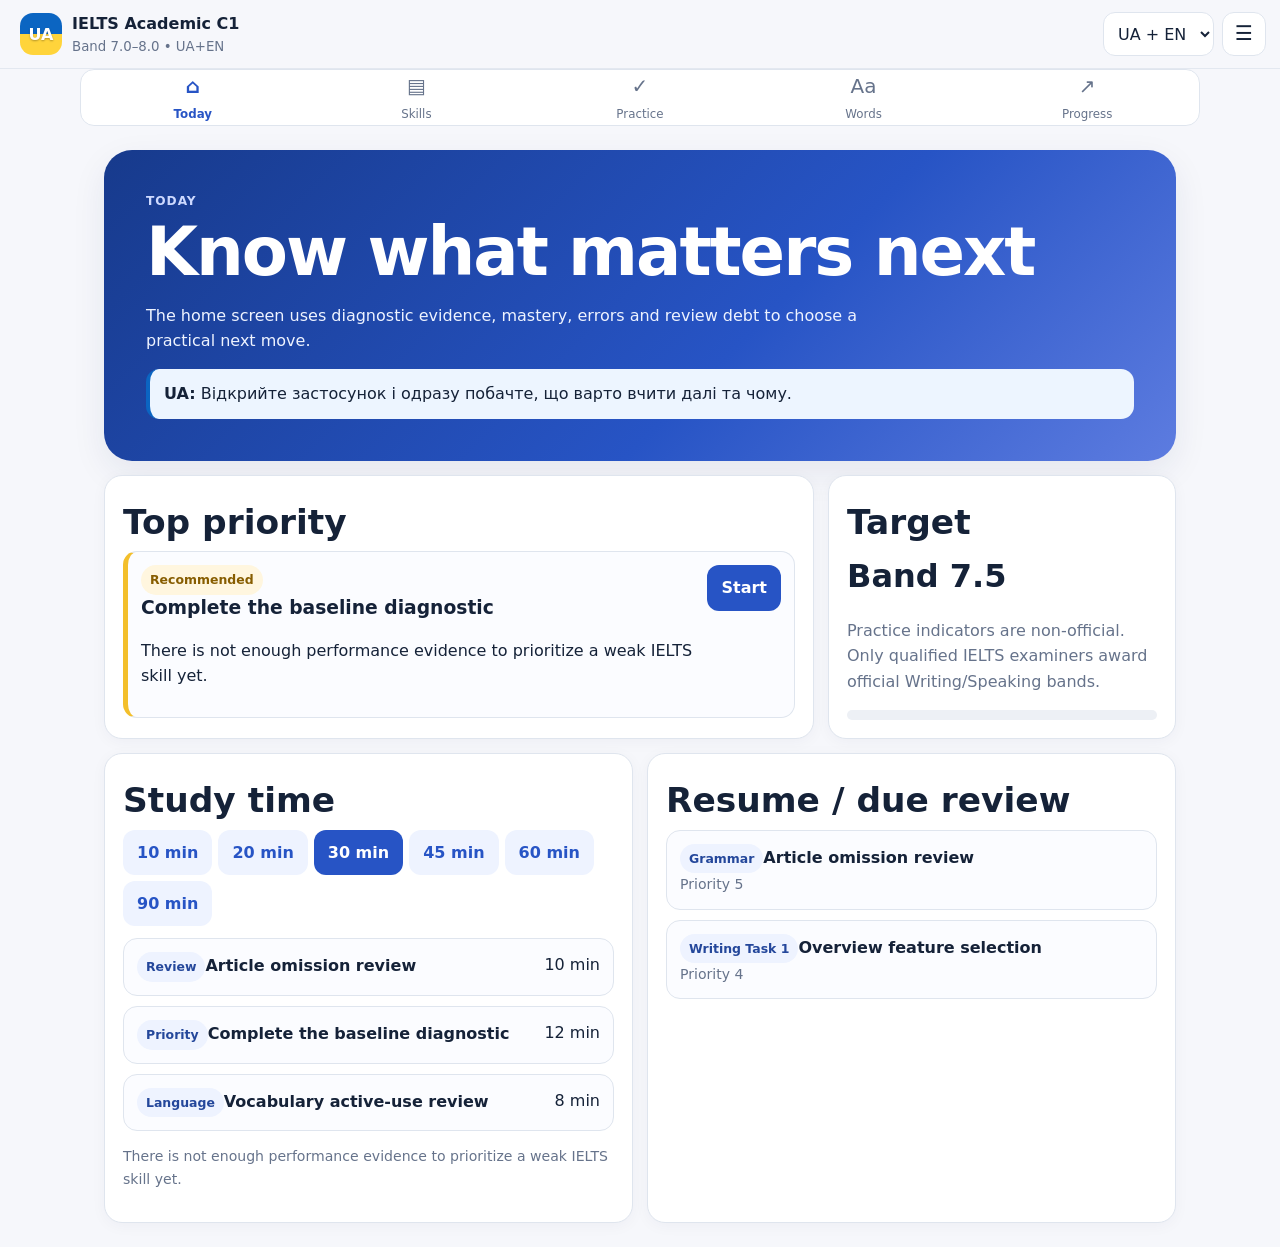
<file: web/index.html>
<!doctype html>
<html lang="en">
<head>
<meta charset="utf-8">
<meta name="viewport" content="width=device-width,initial-scale=1,viewport-fit=cover">
<meta name="theme-color" content="#1f3f91">
<title>IELTS Academic C1 • UA+EN</title>
<link rel="stylesheet" href="styles.css">
</head>
<body>
<a class="skip-link" href="#main">Skip to study content</a>
<header class="app-header">
  <button class="brand" data-route="today" aria-label="IELTS Academic C1 home">
    <span class="brand-mark" aria-hidden="true">UA</span>
    <span><strong>IELTS Academic C1</strong><small>Band 7.0–8.0 • UA+EN</small></span>
  </button>
  <div class="header-actions">
    <label class="sr-only" for="languageMode">Language support</label>
    <select id="languageMode" class="mode-select" aria-label="Language support mode">
      <option value="en">EN</option>
      <option value="uaen">UA + EN</option>
      <option value="uahelp">UA Help</option>
    </select>
    <button id="menuBtn" class="icon-btn" aria-expanded="false" aria-controls="drawer">☰<span class="sr-only">Open navigation</span></button>
  </div>
</header>

<aside id="drawer" class="drawer" aria-label="Secondary navigation" hidden>
  <nav id="secondaryNav"></nav>
</aside>
<div id="scrim" class="scrim" hidden></div>

<nav class="mobile-nav" aria-label="Primary">
  <button data-route="today"><span aria-hidden="true">⌂</span><span>Today</span></button>
  <button data-route="skills"><span aria-hidden="true">▤</span><span>Skills</span></button>
  <button data-route="practice"><span aria-hidden="true">✓</span><span>Practice</span></button>
  <button data-route="words"><span aria-hidden="true">Aa</span><span>Words</span></button>
  <button data-route="progress"><span aria-hidden="true">↗</span><span>Progress</span></button>
</nav>

<main id="main" tabindex="-1"></main>

<div id="toast" class="toast" role="status" aria-live="polite"></div>
<input id="importFile" type="file" accept="application/json" hidden>
<script src="vocabulary.js"></script>
<script src="data.js"></script>
<script src="reading_data.js"></script>
<script src="writing1_data.js"></script>
<script src="app.js"></script>
</body>
</html>
</file>
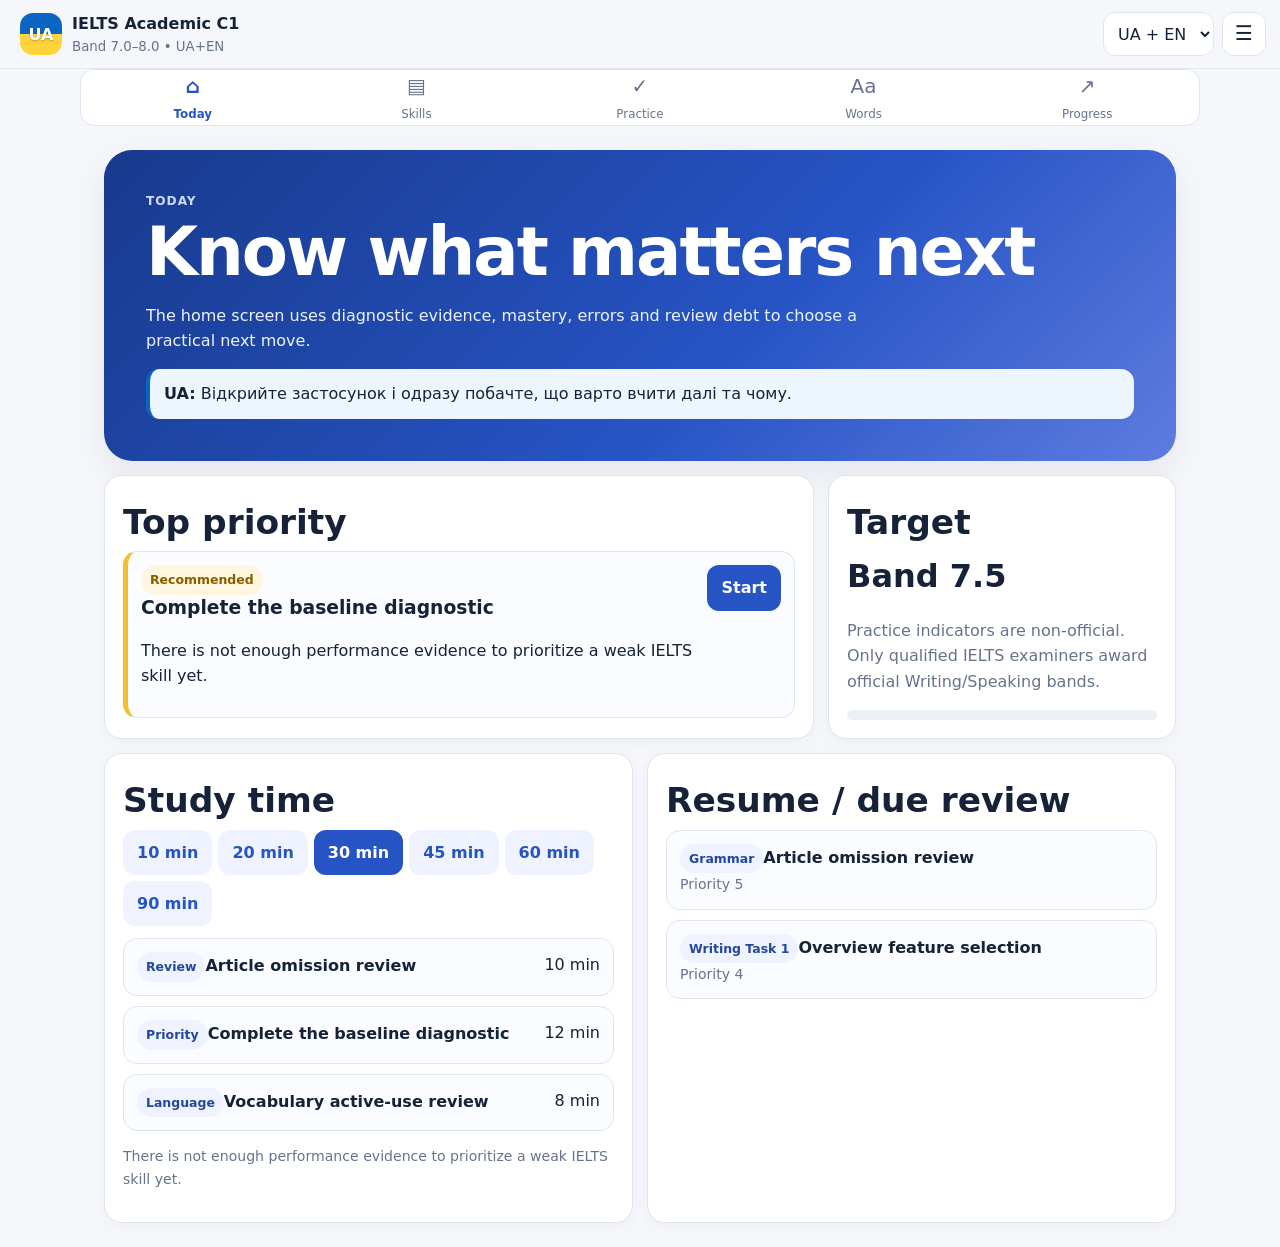
<file: archive/pre-reconstruction-2026-09-04/_import_zip/unpacked/web/index.html>
<!doctype html>
<html lang="en">
<head>
<meta charset="utf-8">
<meta name="viewport" content="width=device-width,initial-scale=1,viewport-fit=cover">
<meta name="theme-color" content="#1f3f91">
<title>IELTS Academic C1 • UA+EN</title>
<link rel="stylesheet" href="styles.css">
</head>
<body>
<a class="skip-link" href="#main">Skip to study content</a>
<header class="app-header">
  <button class="brand" data-route="today" aria-label="IELTS Academic C1 home">
    <span class="brand-mark" aria-hidden="true">UA</span>
    <span><strong>IELTS Academic C1</strong><small>Band 7.0–8.0 • UA+EN</small></span>
  </button>
  <div class="header-actions">
    <label class="sr-only" for="languageMode">Language support</label>
    <select id="languageMode" class="mode-select" aria-label="Language support mode">
      <option value="en">EN</option>
      <option value="uaen">UA + EN</option>
      <option value="uahelp">UA Help</option>
    </select>
    <button id="menuBtn" class="icon-btn" aria-expanded="false" aria-controls="drawer">☰<span class="sr-only">Open navigation</span></button>
  </div>
</header>

<aside id="drawer" class="drawer" aria-label="Secondary navigation" hidden>
  <nav id="secondaryNav"></nav>
</aside>
<div id="scrim" class="scrim" hidden></div>

<nav class="mobile-nav" aria-label="Primary">
  <button data-route="today"><span aria-hidden="true">⌂</span><span>Today</span></button>
  <button data-route="skills"><span aria-hidden="true">▤</span><span>Skills</span></button>
  <button data-route="practice"><span aria-hidden="true">✓</span><span>Practice</span></button>
  <button data-route="words"><span aria-hidden="true">Aa</span><span>Words</span></button>
  <button data-route="progress"><span aria-hidden="true">↗</span><span>Progress</span></button>
</nav>

<main id="main" tabindex="-1"></main>

<div id="toast" class="toast" role="status" aria-live="polite"></div>
<input id="importFile" type="file" accept="application/json" hidden>
<script src="vocabulary.js"></script>
<script src="data.js"></script>
<script src="reading_data.js"></script>
<script src="app.js"></script>
</body>
</html>
</file>
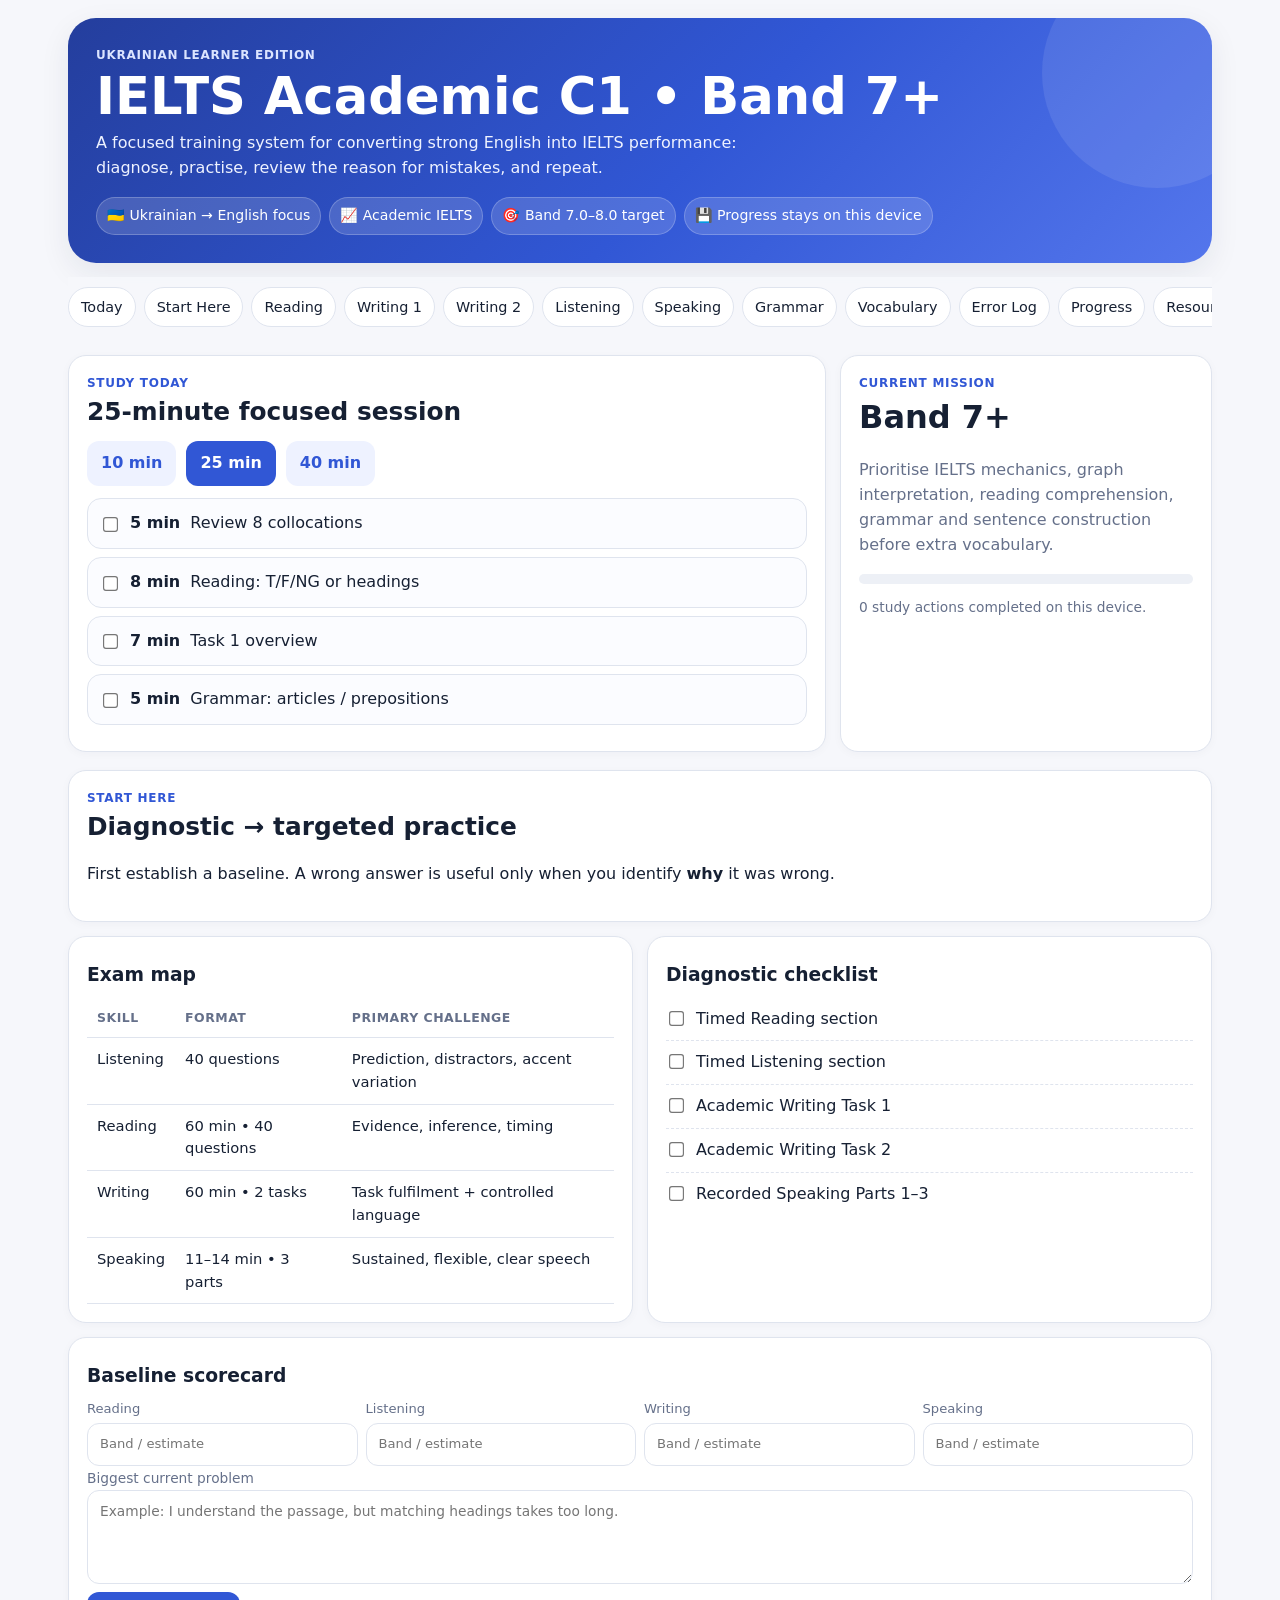
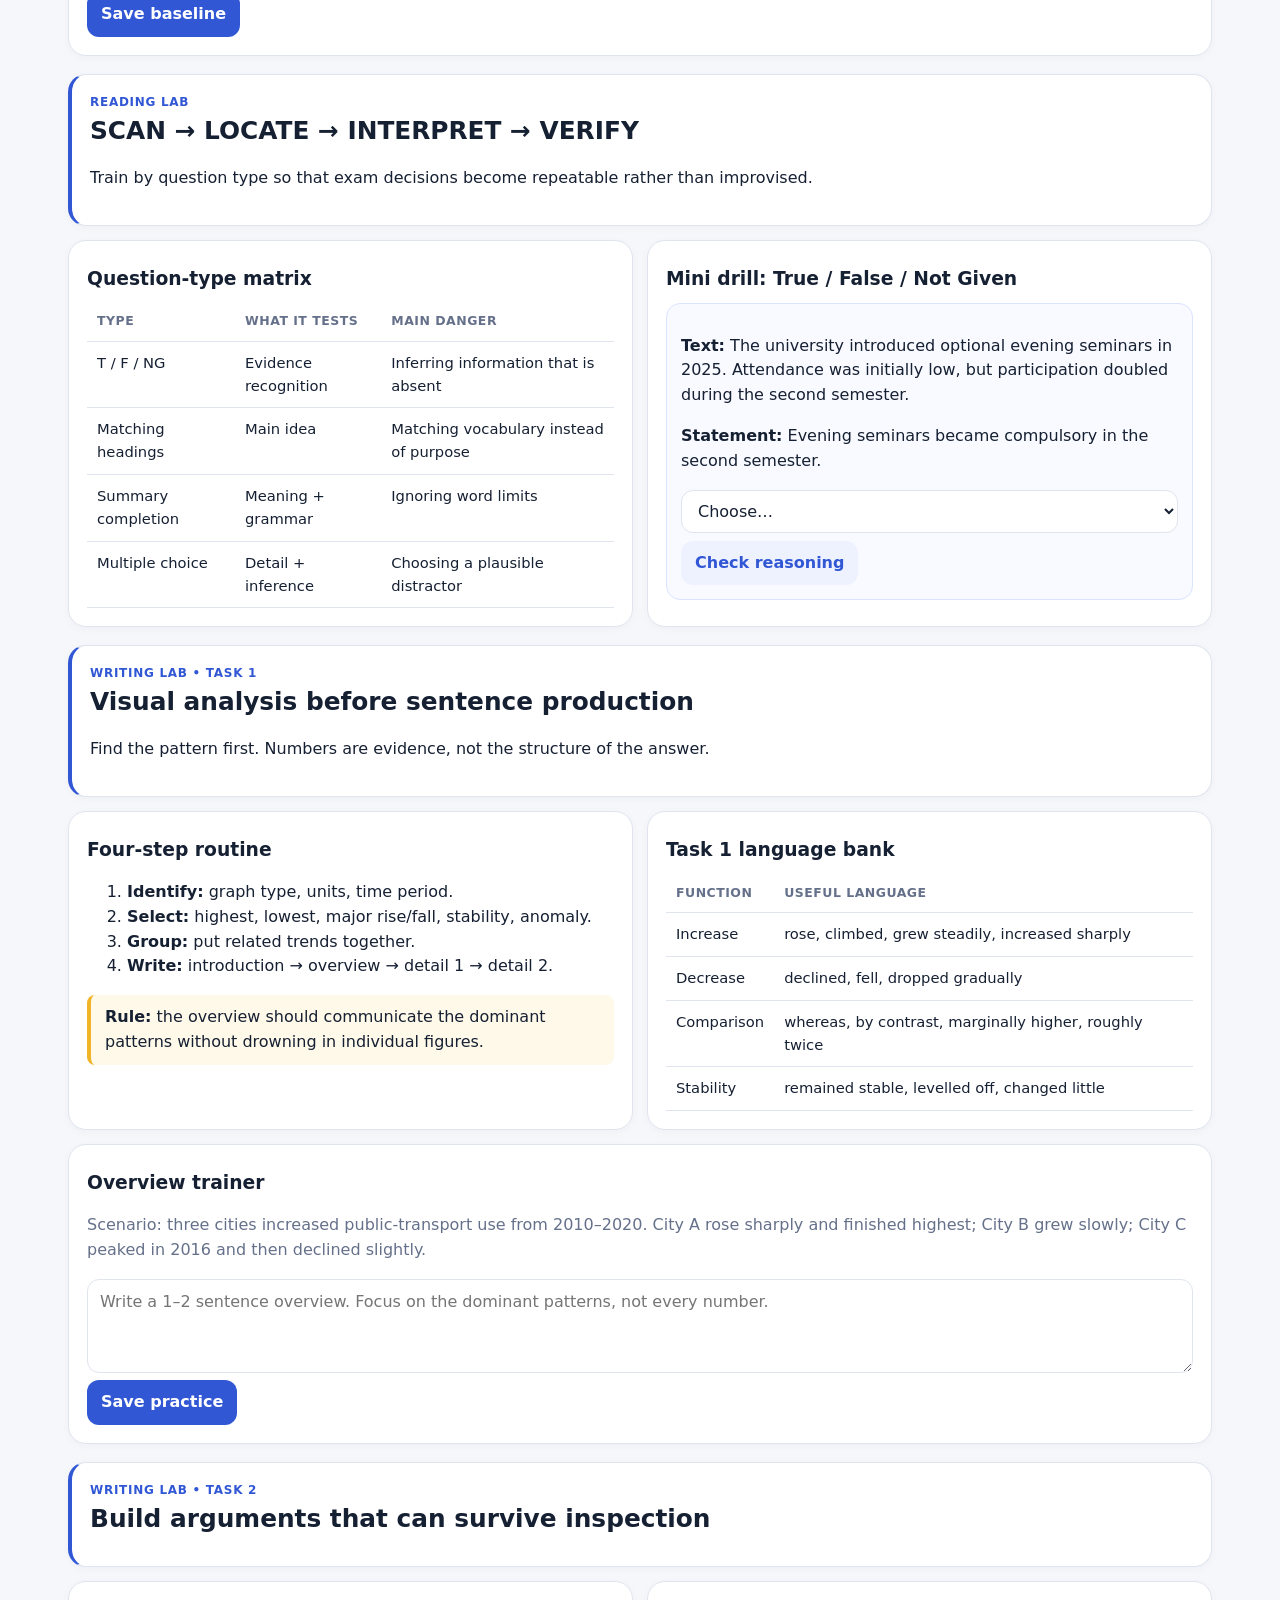
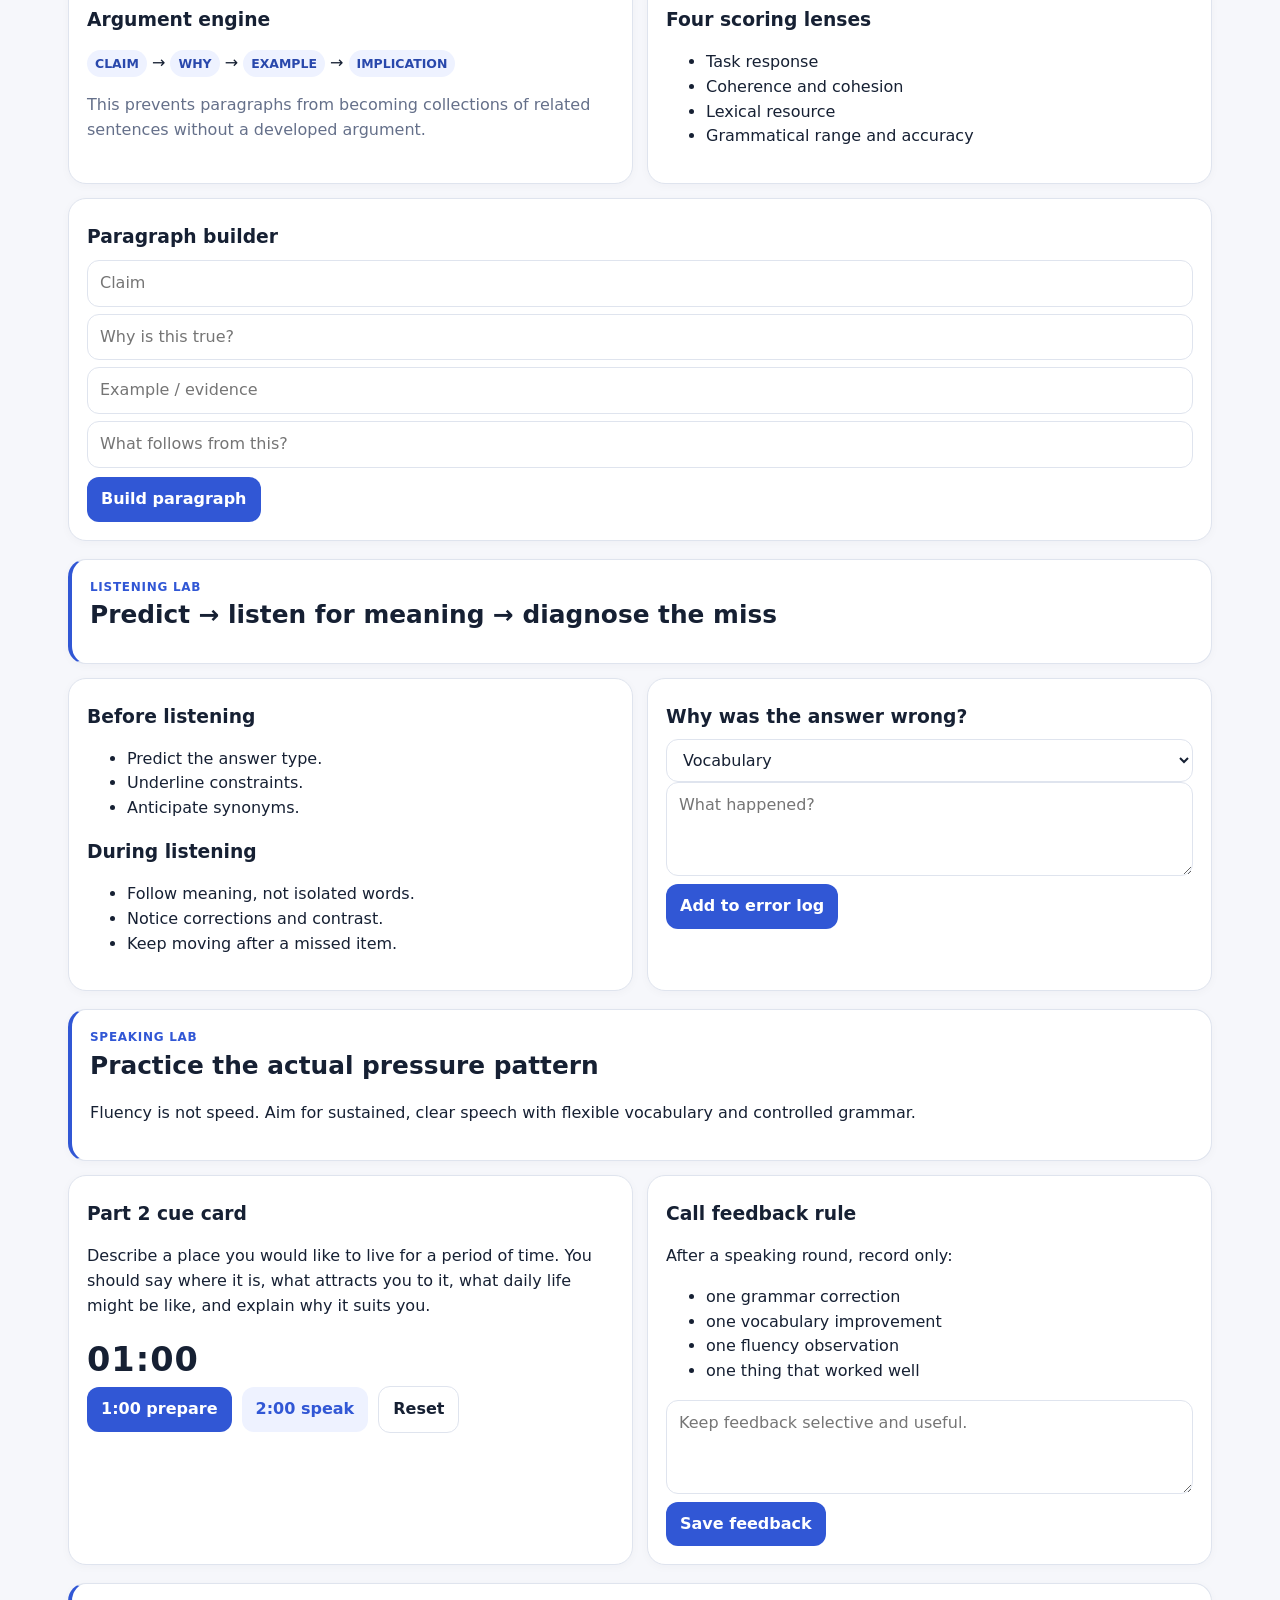
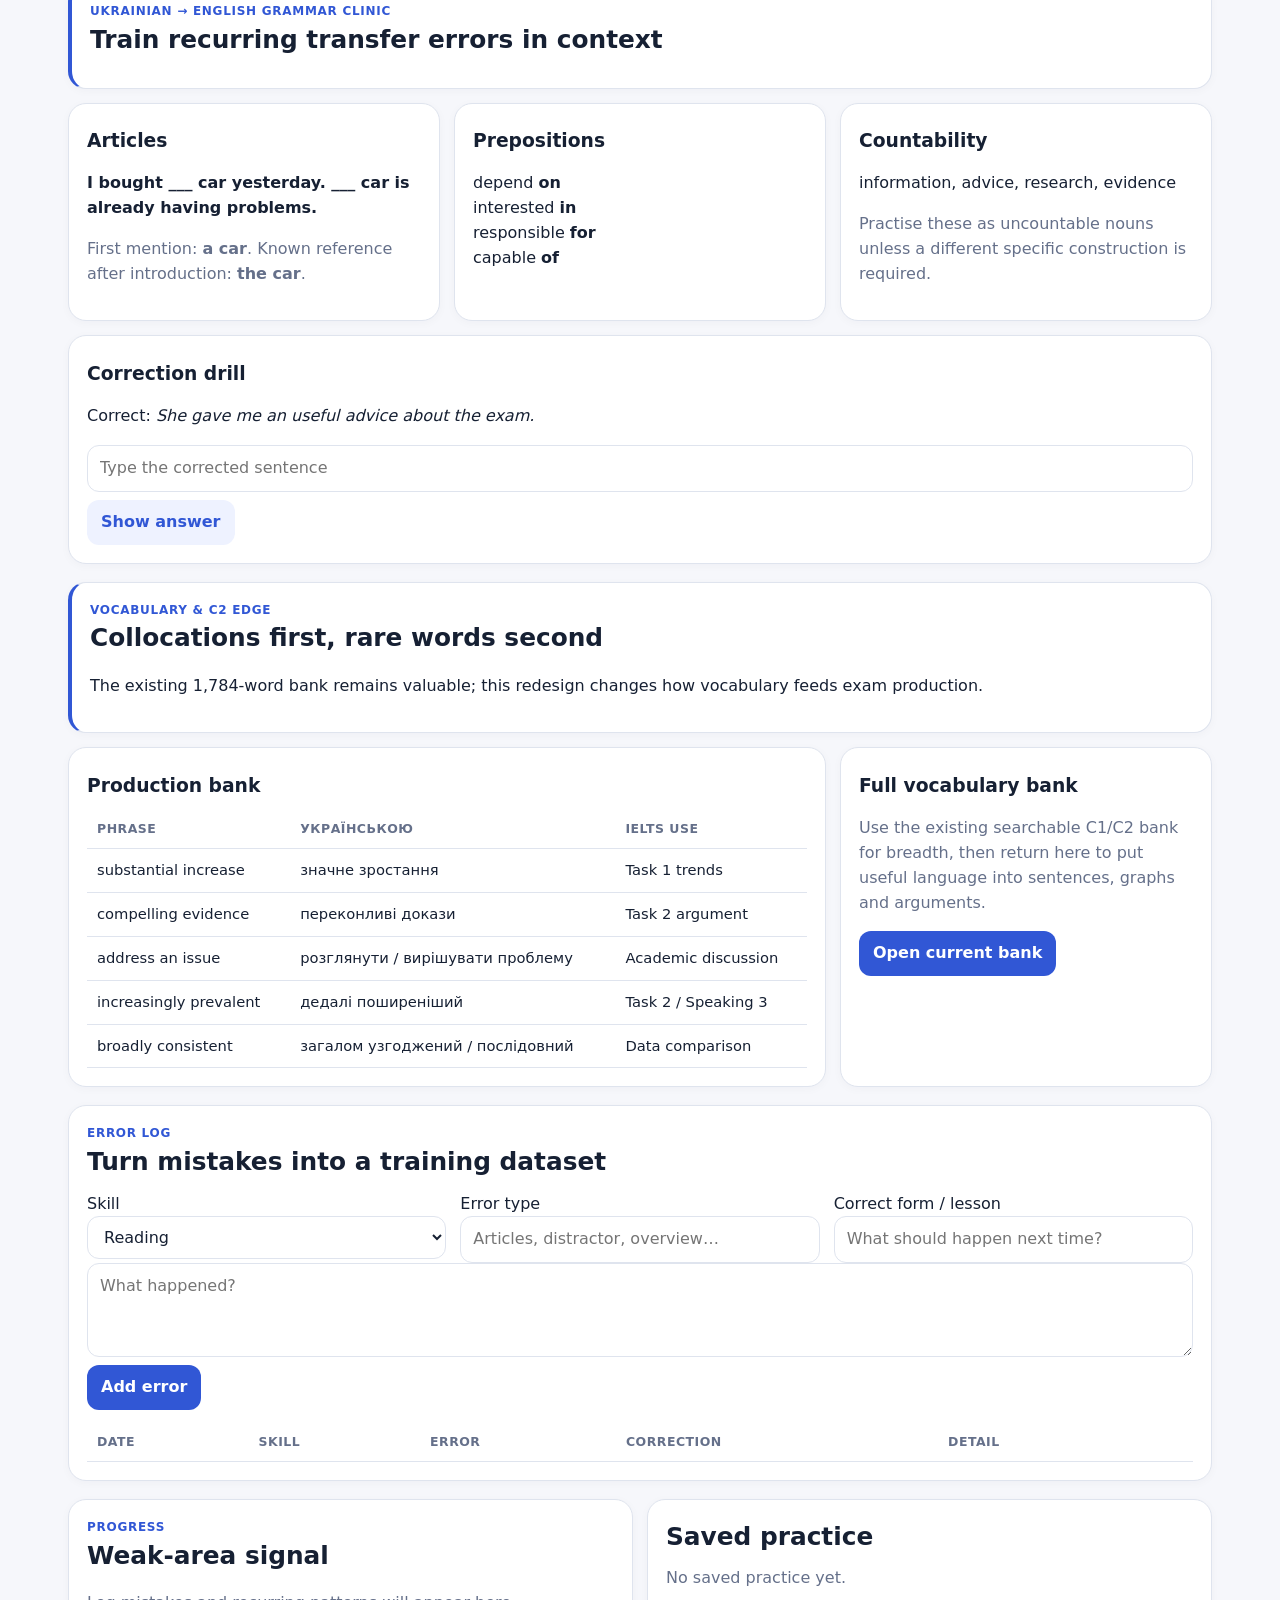
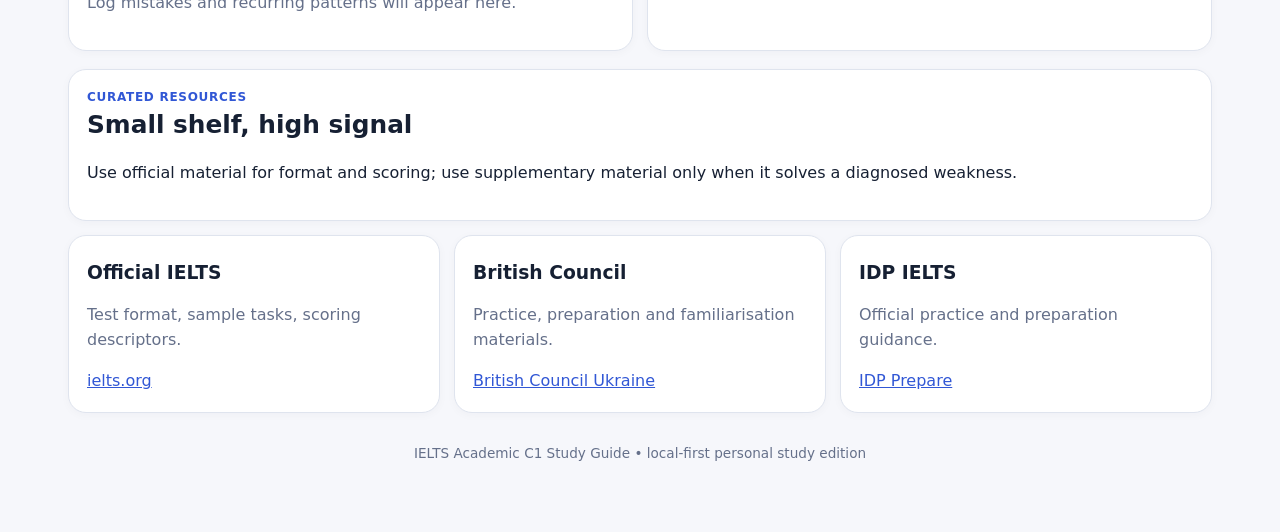
<file: legacy/ielts_c1_ukrainian_study_guide_v2.html>
<!doctype html>
<html lang="en">
<head>
<meta charset="utf-8">
<meta name="viewport" content="width=device-width,initial-scale=1">
<title>IELTS Academic C1 • Band 7+ Study Guide</title>
<style>
:root{
  --bg:#f6f7fb;--card:#fff;--ink:#162033;--muted:#65708a;--line:#dfe4ee;
  --accent:#3157d5;--accent2:#f0b429;--good:#1f7a55;--warn:#9b5d00;
  --shadow:0 10px 30px rgba(20,34,66,.08);--r:18px;
}
*{box-sizing:border-box}
html{scroll-behavior:smooth}
body{margin:0;font-family:Inter,ui-sans-serif,system-ui,-apple-system,BlinkMacSystemFont,"Segoe UI",sans-serif;background:var(--bg);color:var(--ink);line-height:1.55}
a{color:var(--accent)}
button,input,select,textarea{font:inherit}
button{cursor:pointer}
.shell{max-width:1180px;margin:auto;padding:18px}
.hero{background:linear-gradient(135deg,#243e9d,#3157d5 55%,#5476ec);color:#fff;border-radius:28px;padding:28px;box-shadow:var(--shadow);position:relative;overflow:hidden}
.hero:after{content:"";position:absolute;right:-60px;top:-60px;width:230px;height:230px;border-radius:50%;background:rgba(255,255,255,.09)}
.hero h1{margin:.1em 0;font-size:clamp(2rem,4vw,3.3rem);line-height:1.05}
.hero p{max-width:720px;margin:.5rem 0;color:#eef2ff}
.badges{display:flex;flex-wrap:wrap;gap:8px;margin-top:16px}
.badge{background:rgba(255,255,255,.15);border:1px solid rgba(255,255,255,.22);padding:7px 10px;border-radius:999px;font-size:.88rem}
.nav{position:sticky;top:0;z-index:20;margin:14px 0;background:rgba(246,247,251,.93);backdrop-filter:blur(12px);padding:10px 0;display:flex;gap:8px;overflow:auto}
.nav a{white-space:nowrap;text-decoration:none;background:#fff;border:1px solid var(--line);padding:8px 12px;border-radius:999px;color:var(--ink);font-size:.9rem}
.grid{display:grid;grid-template-columns:repeat(12,1fr);gap:14px}
.card{background:var(--card);border:1px solid var(--line);border-radius:var(--r);padding:18px;box-shadow:0 2px 10px rgba(20,34,66,.03)}
.span12{grid-column:span 12}.span8{grid-column:span 8}.span6{grid-column:span 6}.span4{grid-column:span 4}
@media(max-width:850px){.span8,.span6,.span4{grid-column:span 12}.shell{padding:12px}.hero{padding:22px}}
h2{font-size:1.55rem;margin:0 0 10px}h3{margin:.3rem 0 .55rem}
.kicker{color:var(--accent);font-weight:800;letter-spacing:.06em;text-transform:uppercase;font-size:.75rem}
.muted{color:var(--muted)}
.section{scroll-margin-top:90px;margin-top:18px}
.stat{font-size:2rem;font-weight:850}
.row{display:flex;align-items:center;gap:10px;flex-wrap:wrap}
.btn{border:0;border-radius:12px;padding:10px 14px;background:var(--accent);color:#fff;font-weight:750}
.btn.secondary{background:#eef2ff;color:var(--accent)}
.btn.ghost{background:#fff;border:1px solid var(--line);color:var(--ink)}
.btn.good{background:var(--good)}
.progress{height:10px;background:#edf0f6;border-radius:999px;overflow:hidden}.progress>div{height:100%;background:var(--accent);width:0}
.check{display:flex;gap:10px;align-items:flex-start;padding:9px 0;border-bottom:1px dashed var(--line)}
.check:last-child{border-bottom:0}
input[type="checkbox"]{margin-top:5px;transform:scale(1.15)}
input[type="text"],input[type="number"],select,textarea{width:100%;border:1px solid var(--line);border-radius:12px;padding:10px 12px;background:#fff;color:var(--ink)}
textarea{min-height:94px;resize:vertical}
table{width:100%;border-collapse:collapse;font-size:.92rem}th,td{border-bottom:1px solid var(--line);padding:10px;text-align:left;vertical-align:top}th{color:var(--muted);font-size:.78rem;text-transform:uppercase;letter-spacing:.04em}
.pill{display:inline-block;padding:4px 8px;border-radius:999px;background:#eef2ff;color:#2948ac;font-size:.78rem;font-weight:700}
.skill{border-left:4px solid var(--accent)}
.task{padding:12px;border:1px solid var(--line);border-radius:14px;margin:8px 0;background:#fbfcff}
.task.done{opacity:.58;text-decoration:line-through}
.exercise{background:#f8faff;border:1px solid #dbe4ff;border-radius:14px;padding:14px;margin-top:10px}
.answer{display:none;margin-top:10px;padding:10px;background:#eff8f3;border-radius:10px;color:#285c43}
.tabs{display:flex;gap:6px;overflow:auto;margin-bottom:10px}.tab{border:1px solid var(--line);background:#fff;border-radius:10px;padding:8px 10px}.tab.active{background:var(--accent);color:#fff;border-color:var(--accent)}
.tabpanel{display:none}.tabpanel.active{display:block}
.timer{font-variant-numeric:tabular-nums;font-size:2.1rem;font-weight:850;letter-spacing:.03em}
.quote{border-left:4px solid var(--accent2);padding:10px 14px;background:#fff9e9;border-radius:8px}
.small{font-size:.86rem}
.scorebox{display:grid;grid-template-columns:repeat(4,1fr);gap:8px}@media(max-width:700px){.scorebox{grid-template-columns:repeat(2,1fr)}}
.scorebox label{font-size:.82rem;color:var(--muted)}
.scorebox input{margin-top:4px}
footer{padding:30px 0 50px;color:var(--muted);font-size:.85rem;text-align:center}
</style>
</head>
<body>
<div class="shell">
<header class="hero">
  <div class="kicker" style="color:#dbe4ff">Ukrainian learner edition</div>
  <h1>IELTS Academic C1 • Band 7+</h1>
  <p>A focused training system for converting strong English into IELTS performance: diagnose, practise, review the reason for mistakes, and repeat.</p>
  <div class="badges">
    <span class="badge">🇺🇦 Ukrainian → English focus</span>
    <span class="badge">📈 Academic IELTS</span>
    <span class="badge">🎯 Band 7.0–8.0 target</span>
    <span class="badge">💾 Progress stays on this device</span>
  </div>
</header>

<nav class="nav">
<a href="#today">Today</a><a href="#start">Start Here</a><a href="#reading">Reading</a><a href="#writing1">Writing 1</a><a href="#writing2">Writing 2</a><a href="#listening">Listening</a><a href="#speaking">Speaking</a><a href="#grammar">Grammar</a><a href="#vocab">Vocabulary</a><a href="#errors">Error Log</a><a href="#progress">Progress</a><a href="#resources">Resources</a>
</nav>

<section id="today" class="section grid">
  <div class="card span8">
    <div class="kicker">Study today</div>
    <h2 id="todayTitle">25-minute focused session</h2>
    <div class="row">
      <button class="btn secondary duration" data-min="10">10 min</button>
      <button class="btn duration" data-min="25">25 min</button>
      <button class="btn secondary duration" data-min="40">40 min</button>
    </div>
    <div id="todayTasks" style="margin-top:12px"></div>
  </div>
  <div class="card span4">
    <div class="kicker">Current mission</div>
    <div class="stat">Band 7+</div>
    <p class="muted">Prioritise IELTS mechanics, graph interpretation, reading comprehension, grammar and sentence construction before extra vocabulary.</p>
    <div class="progress"><div id="mainProgress"></div></div>
    <p class="small muted"><span id="completedCount">0</span> study actions completed on this device.</p>
  </div>
</section>

<section id="start" class="section grid">
  <div class="card span12">
    <div class="kicker">Start here</div><h2>Diagnostic → targeted practice</h2>
    <p>First establish a baseline. A wrong answer is useful only when you identify <strong>why</strong> it was wrong.</p>
  </div>
  <div class="card span6">
    <h3>Exam map</h3>
    <table><tr><th>Skill</th><th>Format</th><th>Primary challenge</th></tr>
      <tr><td>Listening</td><td>40 questions</td><td>Prediction, distractors, accent variation</td></tr>
      <tr><td>Reading</td><td>60 min • 40 questions</td><td>Evidence, inference, timing</td></tr>
      <tr><td>Writing</td><td>60 min • 2 tasks</td><td>Task fulfilment + controlled language</td></tr>
      <tr><td>Speaking</td><td>11–14 min • 3 parts</td><td>Sustained, flexible, clear speech</td></tr>
    </table>
  </div>
  <div class="card span6">
    <h3>Diagnostic checklist</h3>
    <div id="diagnosticChecks"></div>
  </div>
  <div class="card span12">
    <h3>Baseline scorecard</h3>
    <div class="scorebox">
      <label>Reading<input id="scoreReading" type="number" min="0" max="9" step=".5" placeholder="Band / estimate"></label>
      <label>Listening<input id="scoreListening" type="number" min="0" max="9" step=".5" placeholder="Band / estimate"></label>
      <label>Writing<input id="scoreWriting" type="number" min="0" max="9" step=".5" placeholder="Band / estimate"></label>
      <label>Speaking<input id="scoreSpeaking" type="number" min="0" max="9" step=".5" placeholder="Band / estimate"></label>
    </div>
    <label class="small muted">Biggest current problem<textarea id="baselineNote" placeholder="Example: I understand the passage, but matching headings takes too long."></textarea></label>
    <button class="btn" onclick="saveBaseline()">Save baseline</button>
  </div>
</section>

<section id="reading" class="section grid">
  <div class="card span12 skill"><div class="kicker">Reading lab</div><h2>SCAN → LOCATE → INTERPRET → VERIFY</h2><p>Train by question type so that exam decisions become repeatable rather than improvised.</p></div>
  <div class="card span6">
    <h3>Question-type matrix</h3>
    <table>
      <tr><th>Type</th><th>What it tests</th><th>Main danger</th></tr>
      <tr><td>T / F / NG</td><td>Evidence recognition</td><td>Inferring information that is absent</td></tr>
      <tr><td>Matching headings</td><td>Main idea</td><td>Matching vocabulary instead of purpose</td></tr>
      <tr><td>Summary completion</td><td>Meaning + grammar</td><td>Ignoring word limits</td></tr>
      <tr><td>Multiple choice</td><td>Detail + inference</td><td>Choosing a plausible distractor</td></tr>
    </table>
  </div>
  <div class="card span6">
    <h3>Mini drill: True / False / Not Given</h3>
    <div class="exercise">
      <p><strong>Text:</strong> The university introduced optional evening seminars in 2025. Attendance was initially low, but participation doubled during the second semester.</p>
      <p><strong>Statement:</strong> Evening seminars became compulsory in the second semester.</p>
      <select id="tfng"><option value="">Choose…</option><option>True</option><option>False</option><option>Not Given</option></select>
      <button class="btn secondary" style="margin-top:8px" onclick="checkTFNG()">Check reasoning</button>
      <div id="tfngAns" class="answer"><strong>False.</strong> The passage explicitly says the seminars were optional. Higher participation does not make them compulsory.</div>
    </div>
  </div>
</section>

<section id="writing1" class="section grid">
  <div class="card span12 skill"><div class="kicker">Writing lab • Task 1</div><h2>Visual analysis before sentence production</h2><p>Find the pattern first. Numbers are evidence, not the structure of the answer.</p></div>
  <div class="card span6">
    <h3>Four-step routine</h3>
    <ol>
      <li><strong>Identify:</strong> graph type, units, time period.</li>
      <li><strong>Select:</strong> highest, lowest, major rise/fall, stability, anomaly.</li>
      <li><strong>Group:</strong> put related trends together.</li>
      <li><strong>Write:</strong> introduction → overview → detail 1 → detail 2.</li>
    </ol>
    <div class="quote"><strong>Rule:</strong> the overview should communicate the dominant patterns without drowning in individual figures.</div>
  </div>
  <div class="card span6">
    <h3>Task 1 language bank</h3>
    <table><tr><th>Function</th><th>Useful language</th></tr>
      <tr><td>Increase</td><td>rose, climbed, grew steadily, increased sharply</td></tr>
      <tr><td>Decrease</td><td>declined, fell, dropped gradually</td></tr>
      <tr><td>Comparison</td><td>whereas, by contrast, marginally higher, roughly twice</td></tr>
      <tr><td>Stability</td><td>remained stable, levelled off, changed little</td></tr>
    </table>
  </div>
  <div class="card span12">
    <h3>Overview trainer</h3>
    <p class="muted">Scenario: three cities increased public-transport use from 2010–2020. City A rose sharply and finished highest; City B grew slowly; City C peaked in 2016 and then declined slightly.</p>
    <textarea id="overviewText" placeholder="Write a 1–2 sentence overview. Focus on the dominant patterns, not every number."></textarea>
    <button class="btn" onclick="savePractice('task1Overview','Task 1 overview',document.getElementById('overviewText').value)">Save practice</button>
  </div>
</section>

<section id="writing2" class="section grid">
  <div class="card span12 skill"><div class="kicker">Writing lab • Task 2</div><h2>Build arguments that can survive inspection</h2></div>
  <div class="card span6">
    <h3>Argument engine</h3>
    <p><span class="pill">CLAIM</span> → <span class="pill">WHY</span> → <span class="pill">EXAMPLE</span> → <span class="pill">IMPLICATION</span></p>
    <p class="muted">This prevents paragraphs from becoming collections of related sentences without a developed argument.</p>
  </div>
  <div class="card span6">
    <h3>Four scoring lenses</h3>
    <ul><li>Task response</li><li>Coherence and cohesion</li><li>Lexical resource</li><li>Grammatical range and accuracy</li></ul>
  </div>
  <div class="card span12">
    <h3>Paragraph builder</h3>
    <input id="claim" type="text" placeholder="Claim">
    <input id="why" type="text" placeholder="Why is this true?" style="margin-top:7px">
    <input id="example" type="text" placeholder="Example / evidence" style="margin-top:7px">
    <input id="implication" type="text" placeholder="What follows from this?" style="margin-top:7px">
    <button class="btn" style="margin-top:9px" onclick="assembleParagraph()">Build paragraph</button>
    <div id="paragraphOutput" class="exercise" style="display:none"></div>
  </div>
</section>

<section id="listening" class="section grid">
  <div class="card span12 skill"><div class="kicker">Listening lab</div><h2>Predict → listen for meaning → diagnose the miss</h2></div>
  <div class="card span6">
    <h3>Before listening</h3><ul><li>Predict the answer type.</li><li>Underline constraints.</li><li>Anticipate synonyms.</li></ul>
    <h3>During listening</h3><ul><li>Follow meaning, not isolated words.</li><li>Notice corrections and contrast.</li><li>Keep moving after a missed item.</li></ul>
  </div>
  <div class="card span6">
    <h3>Why was the answer wrong?</h3>
    <select id="listenError"><option>Vocabulary</option><option>Accent / sound recognition</option><option>Attention</option><option>Distractor</option><option>Spelling</option><option>Lost place in audio</option></select>
    <textarea id="listenNote" placeholder="What happened?"></textarea>
    <button class="btn" onclick="quickError('Listening',document.getElementById('listenError').value,document.getElementById('listenNote').value)">Add to error log</button>
  </div>
</section>

<section id="speaking" class="section grid">
  <div class="card span12 skill"><div class="kicker">Speaking lab</div><h2>Practice the actual pressure pattern</h2><p>Fluency is not speed. Aim for sustained, clear speech with flexible vocabulary and controlled grammar.</p></div>
  <div class="card span6">
    <h3>Part 2 cue card</h3>
    <p>Describe a place you would like to live for a period of time. You should say where it is, what attracts you to it, what daily life might be like, and explain why it suits you.</p>
    <div class="timer" id="timer">01:00</div>
    <div class="row"><button class="btn" onclick="startTimer(60)">1:00 prepare</button><button class="btn secondary" onclick="startTimer(120)">2:00 speak</button><button class="btn ghost" onclick="resetTimer()">Reset</button></div>
  </div>
  <div class="card span6">
    <h3>Call feedback rule</h3>
    <p>After a speaking round, record only:</p>
    <ul><li>one grammar correction</li><li>one vocabulary improvement</li><li>one fluency observation</li><li>one thing that worked well</li></ul>
    <textarea id="speakFeedback" placeholder="Keep feedback selective and useful."></textarea>
    <button class="btn" onclick="savePractice('speakingFeedback','Speaking feedback',document.getElementById('speakFeedback').value)">Save feedback</button>
  </div>
</section>

<section id="grammar" class="section grid">
  <div class="card span12 skill"><div class="kicker">Ukrainian → English grammar clinic</div><h2>Train recurring transfer errors in context</h2></div>
  <div class="card span4"><h3>Articles</h3><p><strong>I bought ___ car yesterday. ___ car is already having problems.</strong></p><p class="muted">First mention: <strong>a car</strong>. Known reference after introduction: <strong>the car</strong>.</p></div>
  <div class="card span4"><h3>Prepositions</h3><p>depend <strong>on</strong><br>interested <strong>in</strong><br>responsible <strong>for</strong><br>capable <strong>of</strong></p></div>
  <div class="card span4"><h3>Countability</h3><p>information, advice, research, evidence</p><p class="muted">Practise these as uncountable nouns unless a different specific construction is required.</p></div>
  <div class="card span12">
    <h3>Correction drill</h3>
    <p>Correct: <em>She gave me an useful advice about the exam.</em></p>
    <input id="grammarAnswer" type="text" placeholder="Type the corrected sentence">
    <button class="btn secondary" style="margin-top:8px" onclick="showGrammar()">Show answer</button>
    <div id="grammarReveal" class="answer"><strong>She gave me useful advice about the exam.</strong> “Advice” is uncountable here, so it does not take “an”.</div>
  </div>
</section>

<section id="vocab" class="section grid">
  <div class="card span12 skill"><div class="kicker">Vocabulary & C2 edge</div><h2>Collocations first, rare words second</h2><p>The existing 1,784-word bank remains valuable; this redesign changes how vocabulary feeds exam production.</p></div>
  <div class="card span8">
    <h3>Production bank</h3>
    <table>
      <tr><th>Phrase</th><th>Українською</th><th>IELTS use</th></tr>
      <tr><td>substantial increase</td><td>значне зростання</td><td>Task 1 trends</td></tr>
      <tr><td>compelling evidence</td><td>переконливі докази</td><td>Task 2 argument</td></tr>
      <tr><td>address an issue</td><td>розглянути / вирішувати проблему</td><td>Academic discussion</td></tr>
      <tr><td>increasingly prevalent</td><td>дедалі поширеніший</td><td>Task 2 / Speaking 3</td></tr>
      <tr><td>broadly consistent</td><td>загалом узгоджений / послідовний</td><td>Data comparison</td></tr>
    </table>
  </div>
  <div class="card span4">
    <h3>Full vocabulary bank</h3>
    <p class="muted">Use the existing searchable C1/C2 bank for breadth, then return here to put useful language into sentences, graphs and arguments.</p>
    <a class="btn" style="display:inline-block;text-decoration:none" href="https://ielts-academic-study-guide.daltonankenbrand811.chatgpt.site/" target="_blank" rel="noopener">Open current bank</a>
  </div>
</section>

<section id="errors" class="section grid">
  <div class="card span12">
    <div class="kicker">Error log</div><h2>Turn mistakes into a training dataset</h2>
    <div class="grid">
      <div class="span4"><label>Skill<select id="errSkill"><option>Reading</option><option>Listening</option><option>Writing 1</option><option>Writing 2</option><option>Speaking</option><option>Grammar</option><option>Vocabulary</option></select></label></div>
      <div class="span4"><label>Error type<input id="errType" type="text" placeholder="Articles, distractor, overview…"></label></div>
      <div class="span4"><label>Correct form / lesson<input id="errFix" type="text" placeholder="What should happen next time?"></label></div>
    </div>
    <textarea id="errDetail" placeholder="What happened?"></textarea>
    <button class="btn" onclick="addError()">Add error</button>
    <div style="overflow:auto;margin-top:12px"><table id="errorTable"><thead><tr><th>Date</th><th>Skill</th><th>Error</th><th>Correction</th><th>Detail</th><th></th></tr></thead><tbody></tbody></table></div>
  </div>
</section>

<section id="progress" class="section grid">
  <div class="card span6">
    <div class="kicker">Progress</div><h2>Weak-area signal</h2>
    <div id="weakAreas"></div>
  </div>
  <div class="card span6">
    <h2>Saved practice</h2>
    <div id="practiceList" class="muted">No saved practice yet.</div>
  </div>
</section>

<section id="resources" class="section grid">
  <div class="card span12"><div class="kicker">Curated resources</div><h2>Small shelf, high signal</h2><p>Use official material for format and scoring; use supplementary material only when it solves a diagnosed weakness.</p></div>
  <div class="card span4"><h3>Official IELTS</h3><p class="muted">Test format, sample tasks, scoring descriptors.</p><a href="https://ielts.org/" target="_blank" rel="noopener">ielts.org</a></div>
  <div class="card span4"><h3>British Council</h3><p class="muted">Practice, preparation and familiarisation materials.</p><a href="https://www.britishcouncil.org.ua/en/exam/ielts" target="_blank" rel="noopener">British Council Ukraine</a></div>
  <div class="card span4"><h3>IDP IELTS</h3><p class="muted">Official practice and preparation guidance.</p><a href="https://ielts.idp.com/prepare" target="_blank" rel="noopener">IDP Prepare</a></div>
</section>

<footer>IELTS Academic C1 Study Guide • local-first personal study edition</footer>
</div>

<script>
const KEY='ieltsC1v2';
let state=JSON.parse(localStorage.getItem(KEY)||'{}');
state.done=state.done||{};
state.errors=state.errors||[];
state.practice=state.practice||[];
state.baseline=state.baseline||{};
state.diagnostic=state.diagnostic||{};
function save(){localStorage.setItem(KEY,JSON.stringify(state));render();}
const plans={
10:[['3 min','Review 4 collocations'],['4 min','Reading: one question-type drill'],['3 min','Grammar correction']],
25:[['5 min','Review 8 collocations'],['8 min','Reading: T/F/NG or headings'],['7 min','Task 1 overview'],['5 min','Grammar: articles / prepositions']],
40:[['5 min','Collocations'],['10 min','Reading drill'],['10 min','Task 1 visual analysis'],['10 min','Task 2 paragraph'],['5 min','Error-log review']]
};
function renderToday(min=state.duration||25){
 state.duration=min;document.getElementById('todayTitle').textContent=min+'-minute focused session';
 const box=document.getElementById('todayTasks');box.innerHTML='';
 plans[min].forEach((x,i)=>{let id='today-'+min+'-'+i;let d=!!state.done[id];
   let el=document.createElement('div');el.className='task'+(d?' done':'');
   el.innerHTML=`<label class="row"><input type="checkbox" ${d?'checked':''} onchange="toggleDone('${id}',this.checked)"> <strong>${x[0]}</strong> ${x[1]}</label>`;
   box.appendChild(el);
 });
}
function toggleDone(id,val){state.done[id]=val;save()}
function renderDiagnostic(){
 const items=['Timed Reading section','Timed Listening section','Academic Writing Task 1','Academic Writing Task 2','Recorded Speaking Parts 1–3'];
 let box=document.getElementById('diagnosticChecks');box.innerHTML='';
 items.forEach((t,i)=>{let id='diag'+i;box.innerHTML+=`<label class="check"><input type="checkbox" ${state.diagnostic[id]?'checked':''} onchange="state.diagnostic['${id}']=this.checked;save()"> <span>${t}</span></label>`});
}
function saveBaseline(){
 state.baseline={reading:scoreReading.value,listening:scoreListening.value,writing:scoreWriting.value,speaking:scoreSpeaking.value,note:baselineNote.value};save();
}
function loadBaseline(){let b=state.baseline;scoreReading.value=b.reading||'';scoreListening.value=b.listening||'';scoreWriting.value=b.writing||'';scoreSpeaking.value=b.speaking||'';baselineNote.value=b.note||''}
function checkTFNG(){document.getElementById('tfngAns').style.display='block'; if(tfng.value==='False'){markAction('reading-drill')}}
function showGrammar(){grammarReveal.style.display='block';markAction('grammar-drill')}
function markAction(id){state.done[id]=true;save()}
function assembleParagraph(){
 let p=[claim.value,why.value,example.value,implication.value].filter(Boolean).join(' ');
 paragraphOutput.textContent=p||'Add at least one idea first.';paragraphOutput.style.display='block';
 if(p) savePractice('task2Paragraph','Task 2 paragraph',p);
}
function savePractice(type,title,text){
 if(!text.trim())return;
 state.practice.unshift({date:new Date().toLocaleDateString(),type,title,text:text.trim()});
 state.practice=state.practice.slice(0,30);save();
}
function quickError(skill,type,detail){state.errors.unshift({date:new Date().toLocaleDateString(),skill,type,fix:'',detail});save()}
function addError(){
 state.errors.unshift({date:new Date().toLocaleDateString(),skill:errSkill.value,type:errType.value,fix:errFix.value,detail:errDetail.value});
 errType.value='';errFix.value='';errDetail.value='';save();
}
function removeError(i){state.errors.splice(i,1);save()}
function renderErrors(){
 let tb=document.querySelector('#errorTable tbody');tb.innerHTML='';
 state.errors.forEach((e,i)=>tb.innerHTML+=`<tr><td>${esc(e.date)}</td><td>${esc(e.skill)}</td><td>${esc(e.type)}</td><td>${esc(e.fix)}</td><td>${esc(e.detail)}</td><td><button class="btn ghost small" onclick="removeError(${i})">Delete</button></td></tr>`);
}
function esc(s){return String(s||'').replace(/[&<>"']/g,m=>({'&':'&amp;','<':'&lt;','>':'&gt;','"':'&quot;',"'":'&#39;'}[m]))}
function renderPractice(){
 let box=document.getElementById('practiceList');
 if(!state.practice.length){box.innerHTML='<span class="muted">No saved practice yet.</span>';return}
 box.innerHTML=state.practice.slice(0,8).map(p=>`<div class="task"><strong>${esc(p.title)}</strong> <span class="muted small">${esc(p.date)}</span><br>${esc(p.text)}</div>`).join('');
}
function renderWeak(){
 let counts={};state.errors.forEach(e=>counts[e.type]=(counts[e.type]||0)+1);
 let sorted=Object.entries(counts).sort((a,b)=>b[1]-a[1]).slice(0,5);
 weakAreas.innerHTML=sorted.length?sorted.map(([k,v])=>`<div class="task"><strong>${esc(k||'Unclassified')}</strong><br><span class="muted">${v} logged error${v===1?'':'s'}</span></div>`).join(''):'<p class="muted">Log mistakes and recurring patterns will appear here.</p>';
}
function render(){
 renderToday(state.duration||25);renderDiagnostic();renderErrors();renderPractice();renderWeak();
 let c=Object.values(state.done).filter(Boolean).length+Object.values(state.diagnostic).filter(Boolean).length;
 completedCount.textContent=c;mainProgress.style.width=Math.min(100,c*5)+'%';
}
document.querySelectorAll('.duration').forEach(b=>b.addEventListener('click',()=>{state.duration=+b.dataset.min;save()}));
let timerInt=null,remaining=60;
function drawTimer(){let m=Math.floor(remaining/60),s=remaining%60;timer.textContent=String(m).padStart(2,'0')+':'+String(s).padStart(2,'0')}
function startTimer(sec){clearInterval(timerInt);remaining=sec;drawTimer();timerInt=setInterval(()=>{remaining--;drawTimer();if(remaining<=0){clearInterval(timerInt)}},1000)}
function resetTimer(){clearInterval(timerInt);remaining=60;drawTimer()}
loadBaseline();render();
</script>
</body></html>
</file>
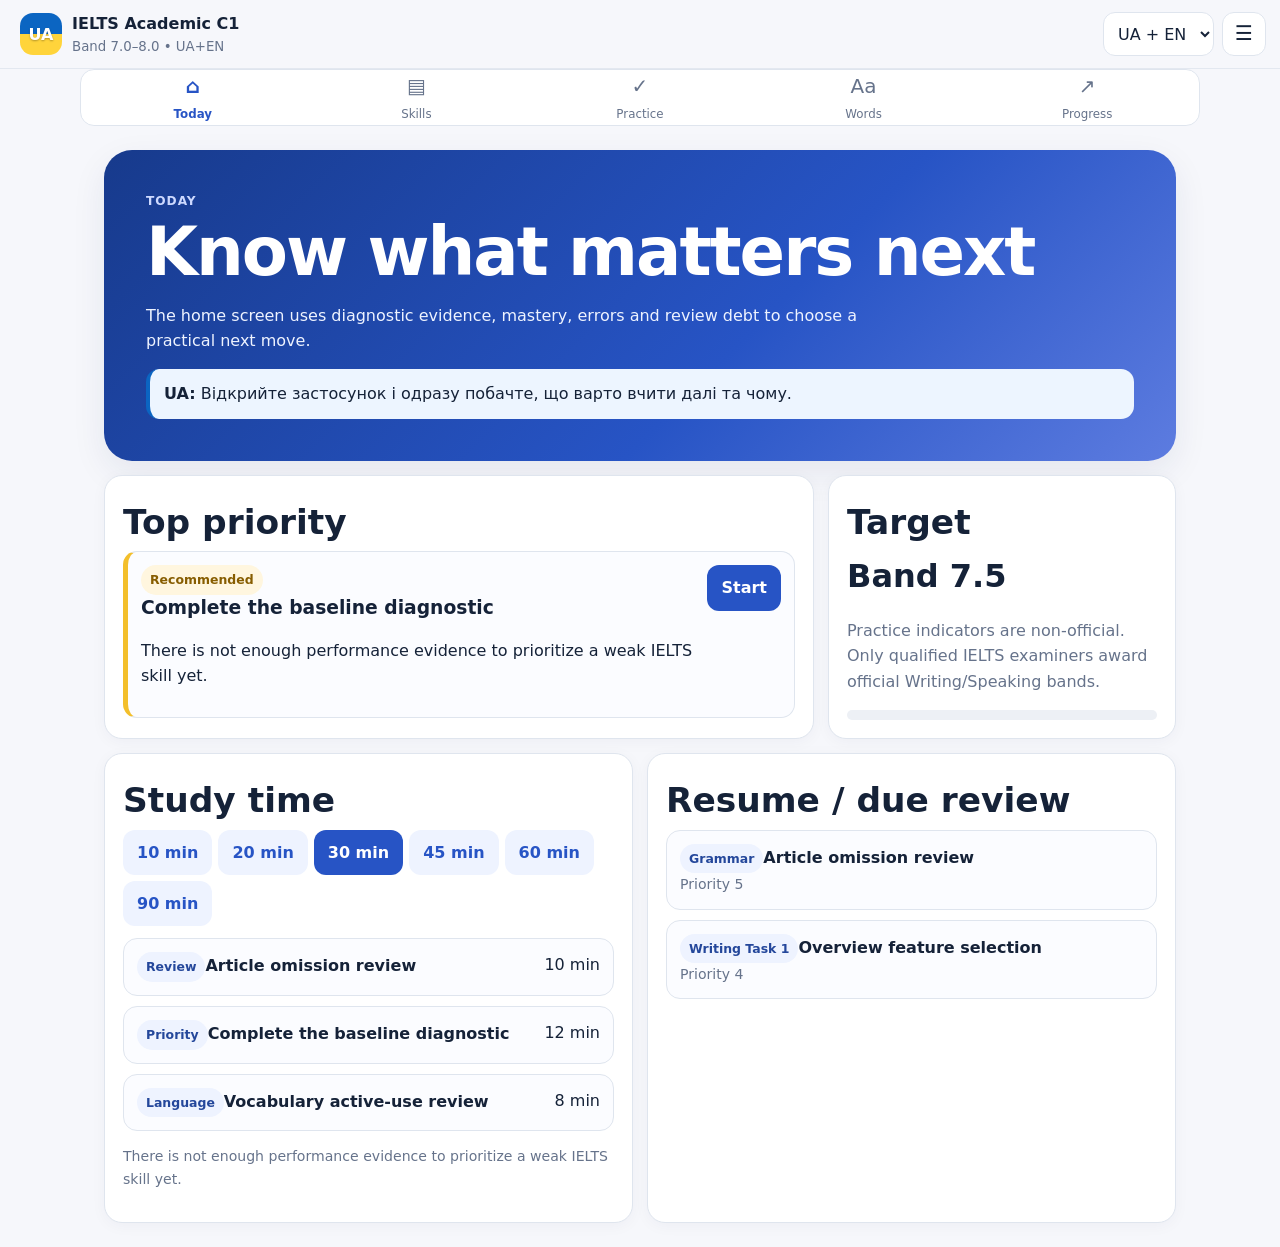
<file: releases/IELTS_C1_UAEN_G1_Platform_Release.html>
<!doctype html>
<html lang="en">
<head>
<meta charset="utf-8">
<meta name="viewport" content="width=device-width,initial-scale=1,viewport-fit=cover">
<meta name="theme-color" content="#1f3f91">
<title>IELTS Academic C1 • UA+EN</title>
<style>
:root{
 --bg:#f6f7fb;--surface:#ffffff;--ink:#152238;--muted:#66738b;--line:#dfe5ee;
 --blue:#2754c5;--blue2:#173a8c;--yellow:#f3bf2b;--ua:#0b65c2;--good:#207357;
 --danger:#a33838;--warn:#875d00;--shadow:0 12px 34px rgba(22,43,89,.08);
 --r:18px;--pad:clamp(14px,3vw,24px);--max:1120px;
}
*{box-sizing:border-box}
html{scroll-behavior:smooth}
body{margin:0;background:var(--bg);color:var(--ink);font-family:Inter,ui-sans-serif,system-ui,-apple-system,BlinkMacSystemFont,"Segoe UI",sans-serif;line-height:1.58;padding-bottom:84px}
button,input,select,textarea{font:inherit}
button{cursor:pointer}
button:focus-visible,a:focus-visible,input:focus-visible,select:focus-visible,textarea:focus-visible{outline:3px solid #f0b90b;outline-offset:3px}
a{color:var(--blue)}
.skip-link{position:fixed;left:12px;top:-70px;background:#fff;padding:10px 14px;z-index:200;border-radius:10px}
.skip-link:focus{top:12px}
.sr-only{position:absolute!important;width:1px;height:1px;padding:0;margin:-1px;overflow:hidden;clip:rect(0,0,0,0);white-space:nowrap;border:0}
.app-header{position:sticky;top:0;z-index:50;display:flex;justify-content:space-between;align-items:center;gap:14px;padding:10px max(14px,env(safe-area-inset-left));background:rgba(246,247,251,.94);backdrop-filter:blur(14px);border-bottom:1px solid rgba(223,229,238,.8)}
.brand{border:0;background:transparent;display:flex;align-items:center;gap:10px;text-align:left;color:inherit;min-height:48px}
.brand-mark{display:grid;place-items:center;width:42px;height:42px;border-radius:13px;background:linear-gradient(180deg,var(--ua) 0 50%,#ffd43b 50%);color:#fff;font-weight:900;text-shadow:0 1px 2px rgba(0,0,0,.3)}
.brand small{display:block;color:var(--muted)}
.header-actions{display:flex;align-items:center;gap:8px}
.mode-select,.icon-btn{min-height:44px;border:1px solid var(--line);border-radius:12px;background:#fff;color:var(--ink);padding:0 10px}
.icon-btn{min-width:44px;font-size:1.25rem}
.drawer{position:fixed;z-index:80;right:10px;top:68px;width:min(360px,calc(100vw - 20px));max-height:calc(100vh - 90px);overflow:auto;background:#fff;border:1px solid var(--line);border-radius:18px;box-shadow:var(--shadow);padding:12px}
.drawer button{display:flex;width:100%;min-height:44px;align-items:center;border:0;background:transparent;border-radius:10px;padding:10px;text-align:left}
.drawer button:hover,.drawer button:focus-visible{background:#eef3ff}
.scrim{position:fixed;inset:0;background:rgba(12,24,49,.34);z-index:70}
main{max-width:var(--max);margin:0 auto;padding:var(--pad)}
.hero{background:linear-gradient(135deg,var(--blue2),var(--blue) 60%,#5d7ce0);color:#fff;padding:clamp(22px,5vw,42px);border-radius:28px;box-shadow:var(--shadow);overflow:hidden}
.hero h1{font-size:clamp(2rem,7vw,4.2rem);line-height:1.02;margin:.1em 0 .25em;letter-spacing:-.03em}
.hero p{max-width:760px;color:#eef3ff}
.eyebrow{text-transform:uppercase;letter-spacing:.08em;font-size:.76rem;font-weight:850;color:var(--blue)}
.hero .eyebrow{color:#cdd9ff}.hero .ua-note{color:var(--ink)}
.grid{display:grid;grid-template-columns:repeat(12,minmax(0,1fr));gap:14px;margin-top:14px}
.card{grid-column:span 12;background:var(--surface);border:1px solid var(--line);border-radius:var(--r);padding:18px;box-shadow:0 3px 15px rgba(18,36,76,.04)}
@media(min-width:760px){.half{grid-column:span 6}.third{grid-column:span 4}.twoThird{grid-column:span 8}}
h1,h2,h3{line-height:1.18}h2{font-size:clamp(1.45rem,4vw,2.15rem);margin:.25em 0}.card h3{margin-top:.1em}
.muted{color:var(--muted)}.small{font-size:.88rem}.big{font-size:2rem;font-weight:850}
.row{display:flex;align-items:center;gap:10px;flex-wrap:wrap}
.stack{display:grid;gap:10px}
.btn{min-height:44px;border:0;border-radius:12px;padding:10px 14px;background:var(--blue);color:#fff;font-weight:750}
.btn.secondary{background:#eef3ff;color:var(--blue)}.btn.ghost{background:#fff;border:1px solid var(--line);color:var(--ink)}.btn.danger{background:#fff1f1;color:var(--danger);border:1px solid #f0caca}
label{font-weight:650}.field{display:grid;gap:6px}.field input,.field select,.field textarea,.search{width:100%;min-height:44px;border:1px solid var(--line);border-radius:12px;background:#fff;color:var(--ink);padding:10px 12px}
textarea{min-height:130px;resize:vertical}
.notice{padding:12px 14px;border-radius:13px;background:#fff8de;border-left:4px solid var(--yellow)}
.ua-note{padding:12px 14px;border-radius:13px;background:#edf5ff;border-left:4px solid var(--ua);margin-top:10px}
.ua-note[data-hide="true"]{display:none}
.trap{padding:12px;border-radius:13px;background:#fff0ef;border-left:4px solid #c94b43}
.badge{display:inline-flex;align-items:center;gap:5px;border-radius:999px;padding:5px 9px;background:#eef3ff;color:#24479b;font-size:.78rem;font-weight:800}
.badge.good{background:#eaf7f1;color:var(--good)}.badge.warn{background:#fff6df;color:var(--warn)}
.progress{height:10px;border-radius:999px;background:#edf0f5;overflow:hidden}.progress>span{display:block;height:100%;background:var(--blue)}
.session-item,.review-item,.search-item,.vocab-card,.error-card,.component-demo{border:1px solid var(--line);border-radius:14px;padding:13px;background:#fbfcff}
.session-item{display:flex;justify-content:space-between;gap:12px;align-items:flex-start}
.priority{border-left:5px solid var(--yellow)}
.module-list{display:grid;gap:10px}
.module-item{display:grid;grid-template-columns:auto 1fr auto;gap:10px;align-items:center;border:1px solid var(--line);border-radius:14px;padding:12px;background:#fff}
.mastery-dot{width:38px;height:38px;display:grid;place-items:center;border-radius:50%;background:#edf2ff;color:var(--blue);font-weight:850}
.mobile-nav{position:fixed;z-index:60;bottom:0;left:0;right:0;display:grid;grid-template-columns:repeat(5,1fr);background:rgba(255,255,255,.96);backdrop-filter:blur(14px);border-top:1px solid var(--line);padding-bottom:env(safe-area-inset-bottom)}
.mobile-nav button{min-height:64px;border:0;background:transparent;color:var(--muted);display:grid;place-content:center;gap:2px;font-size:.74rem}
.mobile-nav button span:first-child{font-size:1.25rem}.mobile-nav button.active{color:var(--blue);font-weight:850}
.table-wrap{overflow:auto;border:1px solid var(--line);border-radius:14px}table{width:100%;border-collapse:collapse;min-width:620px;background:#fff}th,td{padding:10px;border-bottom:1px solid var(--line);text-align:left;vertical-align:top}th{font-size:.77rem;text-transform:uppercase;letter-spacing:.05em;color:var(--muted)}
.kpi-grid{display:grid;grid-template-columns:repeat(2,1fr);gap:9px}@media(min-width:700px){.kpi-grid{grid-template-columns:repeat(4,1fr)}}.kpi{padding:12px;border:1px solid var(--line);border-radius:14px;background:#fff}.kpi strong{display:block;font-size:1.55rem}
.segmented{display:flex;overflow:auto;gap:6px;flex-wrap:wrap}.segmented button{white-space:nowrap}
.timer{font-variant-numeric:tabular-nums;font-size:2.4rem;font-weight:900;letter-spacing:.04em}
.toast{position:fixed;z-index:120;left:50%;bottom:92px;transform:translateX(-50%) translateY(30px);opacity:0;pointer-events:none;background:#14213a;color:#fff;padding:10px 14px;border-radius:12px;transition:.2s}
.toast.show{opacity:1;transform:translateX(-50%) translateY(0)}
.dev-note{font-family:ui-monospace,SFMono-Regular,Menlo,monospace;font-size:.82rem;background:#101827;color:#d7e0ef;padding:12px;border-radius:12px;overflow:auto}
@media(max-width:430px){main{padding:12px}.hero{border-radius:20px}.card{padding:14px}.brand small{font-size:.7rem}.mode-select{max-width:105px}.session-item{display:grid}}
@media(max-width:340px){.brand strong{font-size:.86rem}.brand small{display:none}.brand-mark{width:38px;height:38px}.header-actions{gap:4px}.mode-select{width:80px;padding:0 5px}.mobile-nav button{font-size:.67rem}}
@media(min-width:1024px){body{padding-bottom:0}.mobile-nav{position:sticky;top:69px;bottom:auto;max-width:var(--max);margin:0 auto;border:1px solid var(--line);border-radius:14px;overflow:hidden}.mobile-nav button{min-height:54px}.drawer{right:calc((100vw - var(--max))/2)}}
@media(prefers-reduced-motion:reduce){*{scroll-behavior:auto!important;transition:none!important;animation:none!important}}
</style>
</head>
<body>
<a class="skip-link" href="#main">Skip to study content</a>
<header class="app-header">
  <button class="brand" data-route="today" aria-label="IELTS Academic C1 home">
    <span class="brand-mark" aria-hidden="true">UA</span>
    <span><strong>IELTS Academic C1</strong><small>Band 7.0–8.0 • UA+EN</small></span>
  </button>
  <div class="header-actions">
    <label class="sr-only" for="languageMode">Language support</label>
    <select id="languageMode" class="mode-select" aria-label="Language support mode">
      <option value="en">EN</option>
      <option value="uaen">UA + EN</option>
      <option value="uahelp">UA Help</option>
    </select>
    <button id="menuBtn" class="icon-btn" aria-expanded="false" aria-controls="drawer">☰<span class="sr-only">Open navigation</span></button>
  </div>
</header>

<aside id="drawer" class="drawer" aria-label="Secondary navigation" hidden>
  <nav id="secondaryNav"></nav>
</aside>
<div id="scrim" class="scrim" hidden></div>

<nav class="mobile-nav" aria-label="Primary">
  <button data-route="today"><span aria-hidden="true">⌂</span><span>Today</span></button>
  <button data-route="skills"><span aria-hidden="true">▤</span><span>Skills</span></button>
  <button data-route="practice"><span aria-hidden="true">✓</span><span>Practice</span></button>
  <button data-route="words"><span aria-hidden="true">Aa</span><span>Words</span></button>
  <button data-route="progress"><span aria-hidden="true">↗</span><span>Progress</span></button>
</nav>

<main id="main" tabindex="-1"></main>

<div id="toast" class="toast" role="status" aria-live="polite"></div>
<input id="importFile" type="file" accept="application/json" hidden>
<script>window.VOCABULARY_META={"complete": false, "expectedCount": 1784, "seedCount": 17, "source": "legacy evidence preview", "gate": "G2 BLOCKED"};
window.VOCABULARY=[{"id": "AWL1-001", "word": "analysis", "pos": "word family", "ua": "аналіз", "source": "AWL 1", "priority": "High", "topic": "General", "definitionUa": "", "collocations": [], "example": "", "register": "academic/neutral", "masteryDefault": "New"}, {"id": "AWL1-002", "word": "approach", "pos": "word family", "ua": "підхід; метод", "source": "AWL 1", "priority": "High", "topic": "General", "definitionUa": "", "collocations": [], "example": "", "register": "academic/neutral", "masteryDefault": "New"}, {"id": "AWL1-003", "word": "area", "pos": "word family", "ua": "галузь; сфера; область", "source": "AWL 1", "priority": "High", "topic": "General", "definitionUa": "", "collocations": [], "example": "", "register": "academic/neutral", "masteryDefault": "New"}, {"id": "AWL1-004", "word": "assessment", "pos": "word family", "ua": "оцінювання; оцінка", "source": "AWL 1", "priority": "High", "topic": "General", "definitionUa": "", "collocations": [], "example": "", "register": "academic/neutral", "masteryDefault": "New"}, {"id": "AWL1-005", "word": "assume", "pos": "word family", "ua": "припускати; брати на себе", "source": "AWL 1", "priority": "High", "topic": "General", "definitionUa": "", "collocations": [], "example": "", "register": "academic/neutral", "masteryDefault": "New"}, {"id": "AWL1-006", "word": "authority", "pos": "word family", "ua": "орган влади; повноваження; авторитет", "source": "AWL 1", "priority": "High", "topic": "General", "definitionUa": "", "collocations": [], "example": "", "register": "academic/neutral", "masteryDefault": "New"}, {"id": "AWL1-007", "word": "available", "pos": "word family", "ua": "доступний; наявний", "source": "AWL 1", "priority": "High", "topic": "General", "definitionUa": "", "collocations": [], "example": "", "register": "academic/neutral", "masteryDefault": "New"}, {"id": "AWL1-008", "word": "benefit", "pos": "word family", "ua": "користь; перевага; приносити користь", "source": "AWL 1", "priority": "High", "topic": "General", "definitionUa": "", "collocations": [], "example": "", "register": "academic/neutral", "masteryDefault": "New"}, {"id": "AWL1-009", "word": "concept", "pos": "word family", "ua": "поняття; концепція", "source": "AWL 1", "priority": "High", "topic": "General", "definitionUa": "", "collocations": [], "example": "", "register": "academic/neutral", "masteryDefault": "New"}, {"id": "AWL1-010", "word": "consistent", "pos": "word family", "ua": "послідовний; узгоджений; сталий", "source": "AWL 1", "priority": "High", "topic": "General", "definitionUa": "", "collocations": [], "example": "", "register": "academic/neutral", "masteryDefault": "New"}, {"id": "OX-C1-001", "word": "abolish", "pos": "v.", "ua": "скасувати", "source": "Oxford C1", "priority": "Core", "topic": "General", "definitionUa": "", "collocations": [], "example": "", "register": "academic/neutral", "masteryDefault": "New"}, {"id": "OX-C1-008", "word": "academy", "pos": "n.", "ua": "академія", "source": "Oxford C1", "priority": "High", "topic": "Education", "definitionUa": "", "collocations": [], "example": "", "register": "academic/neutral", "masteryDefault": "New"}, {"id": "OX-C1-015", "word": "accountability", "pos": "n.", "ua": "підзвітність", "source": "Oxford C1", "priority": "Core", "topic": "General", "definitionUa": "", "collocations": [], "example": "", "register": "academic/neutral", "masteryDefault": "New"}, {"id": "OX-C1-022", "word": "acquisition", "pos": "n.", "ua": "придбання", "source": "Oxford C1", "priority": "High", "topic": "General", "definitionUa": "", "collocations": [], "example": "", "register": "academic/neutral", "masteryDefault": "New"}, {"id": "OX-C1-027", "word": "adaptation", "pos": "n.", "ua": "адаптація", "source": "Oxford C1", "priority": "High", "topic": "General", "definitionUa": "", "collocations": [], "example": "", "register": "academic/neutral", "masteryDefault": "New"}, {"id": "OX-C1-043", "word": "agricultural", "pos": "adj.", "ua": "сільськогосподарський", "source": "Oxford C1", "priority": "High", "topic": "Environment", "definitionUa": "", "collocations": [], "example": "", "register": "academic/neutral", "masteryDefault": "New"}, {"id": "OX-C1-045", "word": "albeit", "pos": "conj.", "ua": "хоча", "source": "Oxford C1", "priority": "High", "topic": "General", "definitionUa": "", "collocations": [], "example": "", "register": "academic/neutral", "masteryDefault": "New"}];
</script>
<script>
window.APP_DATA = {
  masteryLevels:[
    {level:0,en:"Not Assessed",ua:"Не оцінено"},
    {level:1,en:"Introduced",ua:"Ознайомлення"},
    {level:2,en:"Guided",ua:"З підтримкою"},
    {level:3,en:"Independent",ua:"Самостійно"},
    {level:4,en:"Timed",ua:"У часі"},
    {level:5,en:"Mastered",ua:"Опановано"}
  ],
  secondaryNav:[
    ["start","Start Here"],["reading","Reading Lab"],["listening","Listening Lab"],
    ["task1","Writing Task 1"],["task2","Writing Task 2"],["speaking","Speaking Lab"],
    ["grammar","Grammar Clinic"],["paraphrase","Paraphrasing"],["pronunciation","Pronunciation"],
    ["errors","Error Log"],["review","Review Queue"],["search","Global Search"],
    ["settings","Settings / Backup"],["components","Component Lab"]
  ],
  modules:[
    {id:"ORI-001",skill:"Orientation",title:"IELTS Academic overview",difficulty:"foundation",minutes:8},
    {id:"READ-TFNG",skill:"Reading",title:"True / False / Not Given",difficulty:"7",minutes:18},
    {id:"READ-HEAD",skill:"Reading",title:"Matching Headings",difficulty:"7",minutes:20},
    {id:"W1-OVERVIEW",skill:"Writing Task 1",title:"Selecting overview features",difficulty:"7",minutes:18},
    {id:"W2-ARG",skill:"Writing Task 2",title:"Claim → Explanation → Example → Implication",difficulty:"7",minutes:22},
    {id:"GRAM-ART",skill:"Grammar",title:"Articles for Ukrainian speakers",difficulty:"7",minutes:14},
    {id:"SPEAK-P2",skill:"Speaking",title:"Part 2 long turn",difficulty:"7",minutes:15},
    {id:"LIST-DIST",skill:"Listening",title:"Distractors and corrections",difficulty:"7",minutes:16}
  ],
  seedReviews:[
    {id:"REV-ART",type:"Grammar",title:"Article omission review",priority:5,module:"GRAM-ART"},
    {id:"REV-W1",type:"Writing Task 1",title:"Overview feature selection",priority:4,module:"W1-OVERVIEW"}
  ],
  resources:[
    {title:"IELTS Academic sample questions",kind:"Official IELTS",url:"https://www.ielts.org/take-a-test/preparation-resources/sample-test-questions/academic-test"},
    {title:"IELTS Academic Writing format",kind:"Official IELTS",url:"https://ielts.org/take-a-test/test-types/ielts-academic-test/ielts-academic-format-writing"},
    {title:"IELTS Academic Speaking format",kind:"Official IELTS",url:"https://ielts.org/take-a-test/test-types/ielts-academic-test/ielts-academic-format-speaking"},
    {title:"British Council Ukraine IELTS preparation",kind:"Ukraine",url:"https://www.britishcouncil.org.ua/exam/ielts/prepare"},
    {title:"IDP IELTS Academic preparation",kind:"Official partner",url:"https://ielts.idp.com/about/academic-preparation"}
  ]
};
</script>
<script>
(() => {
const VERSION="1.0.0-phase1";
const STORE="ieltsC1UAEN.state.v1";
const MODES={en:"EN",uaen:"UA + EN",uahelp:"UA Help"};
const defaultState=()=>({
 schemaVersion:"1.0.0",
 settings:{languageMode:"uaen",targetBand:7.5,targetDate:null,preferredMinutes:30},
 diagnostic:{completed:false,familiarity:{},baseline:{},weakAreas:[]},
 mastery:{}, vocabulary:{}, errors:[], reviews:[], savedResponses:[], practiceResults:[], mockResults:[], studyHistory:[],
 recommendationState:{lastActivity:null,lastRecommendation:null},backups:[]
});
let state=loadState();
let route=location.hash.replace("#/","")||"today";
let timerHandle=null, timerSeconds=60;

function loadState(){try{const x=JSON.parse(localStorage.getItem(STORE));return {...defaultState(),...x,settings:{...defaultState().settings,...(x?.settings||{})}}}catch(e){return defaultState()}}
function saveState(){localStorage.setItem(STORE,JSON.stringify(state))}
function escapeHTML(s){return String(s??"").replace(/[&<>"']/g,m=>({"&":"&amp;","<":"&lt;",">":"&gt;",'"':"&quot;","'":"&#039;"}[m]))}
function uid(p="ID"){return p+"-"+Date.now().toString(36)+"-"+Math.random().toString(36).slice(2,7)}
function toast(msg){const el=document.querySelector("#toast");el.textContent=msg;el.classList.add("show");setTimeout(()=>el.classList.remove("show"),1800)}
function ua(en,uaText){
 const m=state.settings.languageMode;
 if(m==="en") return "";
 if(m==="uaen") return `<div class="ua-note"><strong>UA:</strong> ${uaText}</div>`;
 return `<div class="ua-note"><strong>Пояснення українською:</strong> ${uaText}</div>`;
}
function pageHero(kicker,title,desc,uaDesc=""){
 return `<section class="hero"><div class="eyebrow">${kicker}</div><h1>${title}</h1><p>${desc}</p>${uaDesc?ua("",uaDesc):""}</section>`;
}
function card(title,body,cls=""){return `<section class="card ${cls}"><h2>${title}</h2>${body}</section>`}
function masteryBadge(id){const l=state.mastery[id]??0;const x=APP_DATA.masteryLevels[l];return `<span class="badge">L${l} • ${x.en}</span>`}
function progressPct(){const vals=Object.values(state.mastery);return vals.length?Math.round(vals.reduce((a,b)=>a+b,0)/(vals.length*5)*100):0}

function recommendation(){
 const noDiag=!state.diagnostic.completed;
 if(noDiag) return {top:"Complete the baseline diagnostic",reason:"There is not enough performance evidence to prioritize a weak IELTS skill yet.",module:"start",secondary:"Orientation"};
 const recentErrors=state.errors.filter(e=>!e.resolved);
 const counts={}; recentErrors.forEach(e=>counts[e.category]=(counts[e.category]||0)+1);
 const ranked=Object.entries(counts).sort((a,b)=>b[1]-a[1]);
 const baseline=state.diagnostic.baseline||{};
 const nums=Object.entries(baseline).filter(([,v])=>Number(v)>0).sort((a,b)=>Number(a[1])-Number(b[1]));
 if(ranked[0] && ranked[0][1]>=2) return {top:`Review ${ranked[0][0]}`,reason:`This category appears ${ranked[0][1]} times in unresolved errors, so recurrence currently outweighs broad practice.`,module:"errors",secondary:"Error-driven repair"};
 if(nums[0]) return {top:`Practice ${nums[0][0]}`,reason:`Your saved baseline places ${nums[0][0]} at ${nums[0][1]}, currently the lowest recorded skill estimate.`,module:"skills",secondary:"Lowest baseline skill"};
 return {top:"Build an evidence baseline",reason:"You completed orientation, but the system still lacks enough scored work to personalize confidently.",module:"practice",secondary:"Collect practice evidence"};
}
function session(minutes=state.settings.preferredMinutes||30){
 const rec=recommendation();
 const reviews=(state.reviews.length?state.reviews:APP_DATA.seedReviews).slice().sort((a,b)=>(b.priority||0)-(a.priority||0));
 let items=[];
 let remaining=minutes;
 if(reviews.length && remaining>=10){items.push({minutes:Math.min(10,remaining),title:reviews[0].title,type:"Review"});remaining-=Math.min(10,remaining)}
 if(remaining>=10){items.push({minutes:Math.min(Math.max(10,Math.round(remaining*.6)),remaining),title:rec.top,type:"Priority"});remaining-=items.at(-1).minutes}
 if(remaining>0){items.push({minutes:remaining,title:"Vocabulary active-use review",type:"Language"})}
 return {minutes,items,reason:rec.reason};
}
function renderToday(){
 const rec=recommendation(), s=session();
 return pageHero("TODAY","Know what matters next","The home screen uses diagnostic evidence, mastery, errors and review debt to choose a practical next move.","Відкрийте застосунок і одразу побачте, що варто вчити далі та чому.")+
 `<div class="grid">
 ${card("Top priority",`<div class="priority session-item"><div><span class="badge warn">Recommended</span><h3>${escapeHTML(rec.top)}</h3><p>${escapeHTML(rec.reason)}</p></div><button class="btn" data-route="${rec.module}">Start</button></div>`,"twoThird")}
 ${card("Target",`<div class="big">Band ${state.settings.targetBand}</div><p class="muted">Practice indicators are non-official. Only qualified IELTS examiners award official Writing/Speaking bands.</p><div class="progress" aria-label="Overall mastery ${progressPct()}%"><span style="width:${progressPct()}%"></span></div>`,"third")}
 ${card("Study time",`<div class="segmented">${[10,20,30,45,60,90].map(m=>`<button class="btn ${m===s.minutes?"":"secondary"}" data-minutes="${m}">${m} min</button>`).join("")}</div><div class="stack" style="margin-top:12px">${s.items.map(x=>`<div class="session-item"><div><span class="badge">${x.type}</span><strong>${escapeHTML(x.title)}</strong></div><span>${x.minutes} min</span></div>`).join("")}</div><p class="small muted">${escapeHTML(s.reason)}</p>`,"half")}
 ${card("Resume / due review",renderReviewItems(3),"half")}
 </div>`;
}
function renderReviewItems(limit=99){
 const items=(state.reviews.length?state.reviews:APP_DATA.seedReviews).slice(0,limit);
 return `<div class="stack">${items.map(r=>`<div class="review-item"><span class="badge">${escapeHTML(r.type)}</span><strong>${escapeHTML(r.title)}</strong><div class="small muted">Priority ${r.priority||1}</div></div>`).join("")}</div>`;
}
function renderStart(){
 const b=state.diagnostic.baseline||{};
 return pageHero("START HERE","Diagnostic before prescription","Capture familiarity and a baseline, then let the system prioritize evidence rather than treating every skill equally.","Спочатку збираємо базові дані. Рекомендації мають спиратися на докази, а не на припущення.")+
 `<div class="grid">
 ${card("Stage 1 • Familiarity",`<div class="stack">
 <label class="field">Prior IELTS experience<select id="priorIelts"><option value="">Choose</option><option ${state.diagnostic.familiarity.prior==="none"?"selected":""} value="none">None</option><option ${state.diagnostic.familiarity.prior==="practice"?"selected":""} value="practice">Practice only</option><option ${state.diagnostic.familiarity.prior==="official"?"selected":""} value="official">Taken official IELTS</option></select></label>
 <label class="field">Perceived weakest area<select id="perceivedWeak"><option value="">Choose</option>${["Reading","Listening","Writing Task 1","Writing Task 2","Speaking","Grammar"].map(x=>`<option ${state.diagnostic.familiarity.weak===x?"selected":""}>${x}</option>`).join("")}</select></label>
 <button class="btn" id="saveFamiliarity">Save familiarity</button></div>`,"half")}
 ${card("Baseline scorecard",`<p class="muted">Use actual or practice estimates where known. Leave unknown fields blank.</p>
 <div class="grid">${["Reading","Listening","Writing","Speaking"].map(k=>`<label class="field half">${k}<input id="base${k}" type="number" min="0" max="9" step=".5" value="${escapeHTML(b[k]??"")}"></label>`).join("")}</div>
 <button class="btn" id="saveBaseline">Save baseline</button>`,"half")}
 ${card("Diagnostic status",`<p><strong>${state.diagnostic.completed?"Baseline saved":"Not yet complete"}</strong></p><p>${escapeHTML(recommendation().reason)}</p><button class="btn secondary" data-route="skills">View skill map</button>`)}
 </div>`;
}
function renderSkills(){
 return pageHero("CORE SKILLS","The IELTS training map","Phase 1 establishes the module/mastery shell. Later gated phases populate the complete Reading, Writing, Speaking and Listening banks.","Кожен модуль має рівень опанування 0–5. Відкриття сторінки саме по собі не підвищує mastery.")+
 `<div class="grid">${["Reading","Listening","Writing Task 1","Writing Task 2","Speaking","Grammar"].map(skill=>{
 const mods=APP_DATA.modules.filter(m=>m.skill===skill);
 return card(skill,`<div class="module-list">${mods.length?mods.map(m=>`<div class="module-item"><div class="mastery-dot">${state.mastery[m.id]??0}</div><div><strong>${m.title}</strong><div class="small muted">${m.difficulty} • ${m.minutes} min</div></div>${masteryBadge(m.id)}</div>`).join(""):`<p class="muted">Curriculum content is assigned to a later gated phase.</p>`}</div>`,"half")
 }).join("")}</div>`;
}
function renderPractice(){
 return pageHero("PRACTICE","Practice, capture error, explain, review","The practice shell already records errors and saved work; phase content fills it only after preceding gates pass.","Помилка має стати навчальним сигналом: що сталося, чому, і що повторити далі.")+
 `<div class="grid">
 ${card("Review Today",renderReviewItems(),"half")}
 ${card("Quick error capture",`<div class="stack">
 <label class="field">Skill<select id="errSkill">${["Reading","Listening","Writing Task 1","Writing Task 2","Speaking","Grammar","Vocabulary"].map(x=>`<option>${x}</option>`).join("")}</select></label>
 <label class="field">Category<input id="errCategory" placeholder="e.g. article omission"></label>
 <label class="field">Explanation<textarea id="errExplanation" placeholder="What happened, and what should happen next time?"></textarea></label>
 <button class="btn" id="saveError">Save error</button></div>`,"half")}
 ${card("Writing autosave",`<p class="muted">Foundation validation field. Saved locally while you type.</p><label class="field">Practice response<textarea id="autosaveWriting" placeholder="Type here…">${escapeHTML(state.savedResponses.find(x=>x.id==="AUTOSAVE-WRITING")?.text||"")}</textarea></label><span id="autosaveStatus" class="small muted">Local draft</span>`,"half")}
 ${card("Timer",`<div id="timer" class="timer">01:00</div><div class="row"><button class="btn" data-timer="60">1:00 prep</button><button class="btn secondary" data-timer="120">2:00 speak</button><button class="btn ghost" data-timer="0">Reset</button></div>`,"half")}
 </div>`;
}
function vocabState(id){return state.vocabulary[id]||{stage:"New",confidence:0,lastReviewed:null,nextReview:null,collocation:"",example:""}}
function renderWords(){
 const meta=window.VOCABULARY_META||{};
 return pageHero("WORDS","Vocabulary, but for production","The legacy bank remains the source of truth. This Phase 1 build uses a small audited preview until the exact workbook bytes can pass G2.","Повна міграція 1 784 записів не буде імітована. Після G2 збережемо українські значення, метадані та прогрес без втрат.")+
 `<div class="grid">
 ${card("Migration gate",`<div class="notice"><strong>${meta.complete?"G2 source loaded":"G2 BLOCKED"}</strong><br>${meta.complete?`${window.VOCABULARY.length} records loaded.`:`${meta.seedCount} audited preview records loaded. Expected full bank: ${meta.expectedCount}.`}</div>`)}
 ${card("Search vocabulary",`<input id="vocabSearch" class="search" type="search" placeholder="Search English or Ukrainian…" aria-label="Search vocabulary"><div id="vocabResults" class="stack" style="margin-top:12px"></div>`)}
 </div>`;
}
function renderVocabResults(q=""){
 const target=document.querySelector("#vocabResults"); if(!target)return;
 q=q.trim().toLowerCase();
 const rows=(window.VOCABULARY||[]).filter(v=>!q||`${v.word} ${v.ua} ${v.topic} ${v.source}`.toLowerCase().includes(q)).slice(0,40);
 target.innerHTML=rows.map(v=>{const s=vocabState(v.id);return `<div class="vocab-card">
 <div class="row"><strong>${escapeHTML(v.word)}</strong><span class="badge">${escapeHTML(v.pos)}</span><span class="badge">${escapeHTML(v.source)}</span></div>
 <div class="ua-note"><strong>UA:</strong> ${escapeHTML(v.ua)}</div>
 <div class="row" style="margin-top:9px"><label class="field">Mastery<select data-vocab-stage="${v.id}">${["New","Recognized","Recall","Active","Mastered"].map(x=>`<option ${s.stage===x?"selected":""}>${x}</option>`).join("")}</select></label>
 <label class="field">Confidence<select data-vocab-confidence="${v.id}">${[0,1,2,3,4,5].map(x=>`<option ${Number(s.confidence)===x?"selected":""}>${x}</option>`).join("")}</select></label></div>
 </div>`}).join("")||`<p class="muted">No matches.</p>`;
}
function renderProgress(){
 const errCounts={};state.errors.forEach(e=>{if(!e.resolved)errCounts[e.category]=(errCounts[e.category]||0)+1});
 const top=Object.entries(errCounts).sort((a,b)=>b[1]-a[1]).slice(0,5);
 return pageHero("PROGRESS","Evidence, not decoration","The dashboard emphasizes mastery, recurring errors, review debt and meaningful changes rather than streak pressure.","Прогрес показує навчальні сигнали, а не карає за пропущений день.")+
 `<div class="grid">
 ${card("Current profile",`<div class="kpi-grid">
 <div class="kpi"><span class="muted">Mastery</span><strong>${progressPct()}%</strong></div>
 <div class="kpi"><span class="muted">Errors open</span><strong>${state.errors.filter(e=>!e.resolved).length}</strong></div>
 <div class="kpi"><span class="muted">Saved writing</span><strong>${state.savedResponses.length}</strong></div>
 <div class="kpi"><span class="muted">Reviews due</span><strong>${(state.reviews.length||APP_DATA.seedReviews.length)}</strong></div>
 </div>`)}
 ${card("Weak areas",top.length?`<div class="stack">${top.map(([k,v])=>`<div class="review-item"><strong>${escapeHTML(k)}</strong><span>${v} unresolved</span></div>`).join("")}</div>`:`<p class="muted">No recurring error pattern yet.</p>`,"half")}
 ${card("Recommendation",`<h3>${escapeHTML(recommendation().top)}</h3><p>${escapeHTML(recommendation().reason)}</p>`,"half")}
 ${card("Study history",state.studyHistory.length?state.studyHistory.map(x=>`<div class="review-item">${escapeHTML(x.date)} • ${x.minutes} min • ${escapeHTML(x.skill||"Mixed")}</div>`).join(""):`<p class="muted">History will populate as scored curriculum phases come online.</p>`)}
 </div>`;
}
function genericLab(name,desc,uaText){
 return pageHero("CURRICULUM SHELL",name,desc,uaText)+`<div class="grid">${card("Gate status",`<div class="notice"><strong>Not gate-complete.</strong><br>This route exists in the stable platform shell, but its benchmark content is intentionally not marked complete before prerequisite gates pass.</div>`)}${card("Module mastery contract",`<p>Opening content does not increase mastery. Level 2 requires guided evidence; Level 3 unseen independent performance; Level 4 repeated timed performance; Level 5 spaced consistency.</p>`)}</div>`;
}
function renderErrors(){
 return pageHero("ERROR LOG","Turn mistakes into a dataset","Filterable records feed later adaptive recommendations.","Помилки зберігаються локально і можуть бути позначені як resolved після повторної успішної практики.")+
 `<div class="grid">${card("Open errors",state.errors.length?`<div class="stack">${state.errors.map(e=>`<div class="error-card"><div class="row"><span class="badge">${escapeHTML(e.skill)}</span><strong>${escapeHTML(e.category)}</strong><span class="small muted">${escapeHTML(e.date)}</span></div><p>${escapeHTML(e.explanation)}</p><button class="btn secondary" data-resolve="${e.id}">${e.resolved?"Reopen":"Mark resolved"}</button></div>`).join("")}</div>`:`<p class="muted">No logged errors yet.</p>`)}</div>`;
}
function renderSearch(){
 return pageHero("SEARCH","One search across the study system","Search modules, vocabulary and saved errors in one place.","Пошук групує результати за типом, щоб швидко перейти від терміну до вправи або власної помилки.")+
 `<div class="grid">${card("Global search",`<input id="globalSearch" class="search" type="search" placeholder="Try: articles" aria-label="Global search"><div id="globalResults" class="stack" style="margin-top:12px"></div>`)}</div>`;
}
function renderGlobal(q=""){
 const el=document.querySelector("#globalResults");if(!el)return;q=q.trim().toLowerCase();
 if(!q){el.innerHTML="<p class='muted'>Enter a search term.</p>";return}
 let hits=[];
 APP_DATA.modules.forEach(m=>{if(`${m.title} ${m.skill}`.toLowerCase().includes(q))hits.push({type:"Module",title:m.title,detail:m.skill})});
 (window.VOCABULARY||[]).forEach(v=>{if(`${v.word} ${v.ua}`.toLowerCase().includes(q))hits.push({type:"Vocabulary",title:v.word,detail:v.ua})});
 state.errors.forEach(e=>{if(`${e.category} ${e.explanation}`.toLowerCase().includes(q))hits.push({type:"Error",title:e.category,detail:e.explanation})});
 el.innerHTML=hits.slice(0,50).map(h=>`<div class="search-item"><span class="badge">${h.type}</span><strong>${escapeHTML(h.title)}</strong><div class="small muted">${escapeHTML(h.detail)}</div></div>`).join("")||"<p class='muted'>No results.</p>";
}
function renderSettings(){
 return pageHero("SETTINGS","Language, target and backup","Settings persist locally. Import validates the expected learner-state structure before replacement.","Перед імпортом застосунок зберігає резервну копію поточного стану.")+
 `<div class="grid">
 ${card("Study settings",`<div class="stack"><label class="field">Target band<input id="targetBand" type="number" min="0" max="9" step=".5" value="${state.settings.targetBand}"></label><label class="field">Preferred session<select id="preferredMinutes">${[10,20,30,45,60,90].map(x=>`<option ${x===state.settings.preferredMinutes?"selected":""}>${x}</option>`).join("")}</select></label><button id="saveSettings" class="btn">Save settings</button></div>`,"half")}
 ${card("Backup / restore",`<div class="stack"><button id="exportBtn" class="btn">Export Progress JSON</button><button id="importBtn" class="btn secondary">Import Progress JSON</button><p class="small muted">Import does not silently overwrite malformed data. A snapshot of the current state is retained before a valid replacement.</p></div>`,"half")}
 ${card("Build identity",`<div class="dev-note">Version ${VERSION}\nVocabulary gate: ${(window.VOCABULARY_META||{}).gate}\nStorage key: ${STORE}</div>`)}
 </div>`;
}
function renderComponents(){
 const names=["Section header","Module header","Lesson objective","Ukrainian explanation","Example","Worked example","Examiner note","Common trap","Strategy block","Practice item","Multiple choice","T/F/NG","Matching activity","Text response","Answer reveal","Explanation panel","Timer","Progress bar","Mastery badge","Vocabulary card","Collocation card","Graph exercise","Writing response","Speaking cue card","Error record","Review item","Score summary","Weak-area recommendation","Study session card","Diagnostic result","Resource card"];
 return pageHero("DESIGN SYSTEM","Reusable component inventory","A Phase 1 verification surface for shared spacing, states, focus behavior and responsive rules.","Це внутрішня QA-сторінка: вона підтверджує, що компоненти використовують одну систему, а не випадкові стилі.")+
 `<div class="grid">${names.map((n,i)=>`<div class="card third"><span class="badge">C-${String(i+1).padStart(2,"0")}</span><h3>${n}</h3><p class="muted">Shared token/component primitive ready for curriculum binding.</p></div>`).join("")}</div>`;
}
function renderReview(){return pageHero("REVIEW TODAY","Due work before new work","Review debt, recurring errors and mastery weakness determine what returns.","Черга повторення зменшує забування та не дозволяє слабким місцям загубитися.")+`<div class="grid">${card("Queue",renderReviewItems())}</div>`}

function routeView(){
 const map={
 today:renderToday,start:renderStart,skills:renderSkills,practice:renderPractice,words:renderWords,progress:renderProgress,
 reading:()=>genericLab("Reading Lab","Full question-family curriculum is assigned to Phase 3.","Повний Reading Academy починається лише після проходження G2."),
 listening:()=>genericLab("Listening Lab","Strategy and error-taxonomy content is assigned to Phase 8.","Listening використовує лише оригінальні, дозволені або офіційно пов'язані матеріали."),
 task1:()=>genericLab("Writing Task 1","Original visual-analysis curriculum is assigned to Phase 4.","Візуали будуть оригінальними, а автоматичні оцінки не називатимуться офіційними IELTS bands."),
 task2:()=>genericLab("Writing Task 2","Argument and essay curriculum is assigned to Phase 5.","Task 2 має вищу вагу в Writing, тому пізніша адаптивна система врахує це."),
 speaking:()=>genericLab("Speaking Lab","Parts 1–3 curriculum and Together Mode are assigned to Phase 7.","Мета pronunciation: зрозумілість, а не стирання акценту."),
 grammar:()=>genericLab("Grammar Clinic","Ukrainian→English transfer curriculum is assigned to Phase 6.","Українські пояснення використовуються там, де контраст справді допомагає."),
 paraphrase:()=>genericLab("Paraphrasing Academy","Cross-skill transformation practice is assigned to Phase 6.","Перефразування пов'язується з Reading, Listening, Writing і Speaking."),
 pronunciation:()=>genericLab("Pronunciation Lab","Intelligibility-focused curriculum is assigned to Phase 6.","Не 'прибираємо акцент'; тренуємо stress, sounds, thought groups та fluency repair."),
 errors:renderErrors,review:renderReview,search:renderSearch,settings:renderSettings,components:renderComponents
 };
 return (map[route]||renderToday)();
}
function navigate(r){
 const y=window.scrollY; route=r; history.replaceState(null,"","#/"+r); render(); window.scrollTo({top:0,behavior:"instant"});
 closeDrawer();
}
function render(){
 const main=document.querySelector("#main");main.innerHTML=routeView();
 document.documentElement.lang=state.settings.languageMode==="uahelp"?"uk":"en";
 document.querySelector("#languageMode").value=state.settings.languageMode;
 document.querySelectorAll(".mobile-nav button").forEach(b=>b.classList.toggle("active",b.dataset.route===route));
 bindPage();
}
function bindPage(){
 document.querySelectorAll("[data-route]").forEach(b=>b.addEventListener("click",()=>navigate(b.dataset.route)));
 document.querySelectorAll("[data-minutes]").forEach(b=>b.addEventListener("click",()=>{state.settings.preferredMinutes=Number(b.dataset.minutes);saveState();render()}));
 if(document.querySelector("#saveFamiliarity"))document.querySelector("#saveFamiliarity").onclick=()=>{state.diagnostic.familiarity={prior:priorIelts.value,weak:perceivedWeak.value};saveState();toast("Familiarity saved")};
 if(document.querySelector("#saveBaseline"))document.querySelector("#saveBaseline").onclick=()=>{state.diagnostic.baseline={Reading:baseReading.value,Listening:baseListening.value,Writing:baseWriting.value,Speaking:baseSpeaking.value};state.diagnostic.completed=Object.values(state.diagnostic.baseline).some(Boolean);saveState();toast("Baseline saved");render()};
 if(document.querySelector("#saveError"))document.querySelector("#saveError").onclick=()=>{if(!errCategory.value.trim())return toast("Add an error category");state.errors.unshift({id:uid("ERR"),date:new Date().toISOString().slice(0,10),skill:errSkill.value,module:"",questionId:"",learnerAnswer:"",correctAnswer:"",category:errCategory.value.trim(),explanation:errExplanation.value.trim(),correction:"",repeated:false,reviewDate:null,resolved:false});saveState();toast("Error saved");render()};
 if(document.querySelector("#autosaveWriting"))document.querySelector("#autosaveWriting").addEventListener("input",e=>{let x=state.savedResponses.find(x=>x.id==="AUTOSAVE-WRITING");if(!x){x={id:"AUTOSAVE-WRITING",type:"writing",text:"",updatedAt:""};state.savedResponses.push(x)}x.text=e.target.value;x.updatedAt=new Date().toISOString();saveState();document.querySelector("#autosaveStatus").textContent="Saved locally"});
 document.querySelectorAll("[data-timer]").forEach(b=>b.onclick=()=>startTimer(Number(b.dataset.timer)));
 if(document.querySelector("#vocabSearch")){renderVocabResults();document.querySelector("#vocabSearch").addEventListener("input",e=>renderVocabResults(e.target.value))}
 document.querySelectorAll("[data-vocab-stage]").forEach(s=>s.onchange=()=>{const id=s.dataset.vocabStage;state.vocabulary[id]={...vocabState(id),stage:s.value,lastReviewed:new Date().toISOString().slice(0,10)};saveState();toast("Vocabulary state saved")});
 document.querySelectorAll("[data-vocab-confidence]").forEach(s=>s.onchange=()=>{const id=s.dataset.vocabConfidence;state.vocabulary[id]={...vocabState(id),confidence:Number(s.value)};saveState();toast("Confidence saved")});
 document.querySelectorAll("[data-resolve]").forEach(b=>b.onclick=()=>{const e=state.errors.find(x=>x.id===b.dataset.resolve);if(e){e.resolved=!e.resolved;saveState();render()}});
 if(document.querySelector("#globalSearch"))document.querySelector("#globalSearch").addEventListener("input",e=>renderGlobal(e.target.value));
 if(document.querySelector("#saveSettings"))document.querySelector("#saveSettings").onclick=()=>{state.settings.targetBand=Number(targetBand.value);state.settings.preferredMinutes=Number(preferredMinutes.value);saveState();toast("Settings saved");render()};
 if(document.querySelector("#exportBtn"))document.querySelector("#exportBtn").onclick=exportData;
 if(document.querySelector("#importBtn"))document.querySelector("#importBtn").onclick=()=>document.querySelector("#importFile").click();
}
function startTimer(sec){clearInterval(timerHandle);timerSeconds=sec||60;drawTimer();if(!sec)return;timerHandle=setInterval(()=>{timerSeconds--;drawTimer();if(timerSeconds<=0){clearInterval(timerHandle);toast("Timer complete")}},1000)}
function drawTimer(){const el=document.querySelector("#timer");if(!el)return;el.textContent=String(Math.floor(timerSeconds/60)).padStart(2,"0")+":"+String(timerSeconds%60).padStart(2,"0")}
function exportData(){const blob=new Blob([JSON.stringify(state,null,2)],{type:"application/json"});const a=document.createElement("a");a.href=URL.createObjectURL(blob);a.download=`ielts-c1-progress-${new Date().toISOString().slice(0,10)}.json`;a.click();URL.revokeObjectURL(a.href)}
function validImport(x){return x&&typeof x==="object"&&typeof x.schemaVersion==="string"&&x.settings&&["en","uaen","uahelp"].includes(x.settings.languageMode)&&Array.isArray(x.errors)&&Array.isArray(x.savedResponses)&&Array.isArray(x.studyHistory)}
function importData(file){const r=new FileReader();r.onload=()=>{try{const x=JSON.parse(r.result);if(!validImport(x))throw new Error("Schema check failed");const backup=JSON.parse(JSON.stringify(state));x.backups=Array.isArray(x.backups)?x.backups:[];x.backups.unshift({createdAt:new Date().toISOString(),state:backup});state=x;saveState();toast("Import successful");render()}catch(e){toast("Import rejected: "+e.message)}};r.readAsText(file)}
function openDrawer(){drawer.hidden=false;scrim.hidden=false;menuBtn.setAttribute("aria-expanded","true")}
function closeDrawer(){drawer.hidden=true;scrim.hidden=true;menuBtn.setAttribute("aria-expanded","false")}
function init(){
 secondaryNav.innerHTML=APP_DATA.secondaryNav.map(([r,t])=>`<button data-route="${r}">${t}</button>`).join("");
 menuBtn.onclick=()=>drawer.hidden?openDrawer():closeDrawer();scrim.onclick=closeDrawer;
 languageMode.onchange=()=>{const y=window.scrollY;state.settings.languageMode=languageMode.value;saveState();render();requestAnimationFrame(()=>window.scrollTo(0,y));toast("Language support: "+MODES[state.settings.languageMode])};
 importFile.onchange=e=>{if(e.target.files[0])importData(e.target.files[0]);e.target.value=""};
 window.addEventListener("hashchange",()=>{route=location.hash.replace("#/","")||"today";render()});
 render();
}
init();
})();
</script>
</body>
</html>
</file>
<file: web/styles.css>
:root{
 --bg:#f6f7fb;--surface:#ffffff;--ink:#152238;--muted:#66738b;--line:#dfe5ee;
 --blue:#2754c5;--blue2:#173a8c;--yellow:#f3bf2b;--ua:#0b65c2;--good:#207357;
 --danger:#a33838;--warn:#875d00;--shadow:0 12px 34px rgba(22,43,89,.08);
 --r:18px;--pad:clamp(14px,3vw,24px);--max:1120px;
}
*{box-sizing:border-box}
html{scroll-behavior:smooth}
body{margin:0;background:var(--bg);color:var(--ink);font-family:Inter,ui-sans-serif,system-ui,-apple-system,BlinkMacSystemFont,"Segoe UI",sans-serif;line-height:1.58;padding-bottom:84px}
button,input,select,textarea{font:inherit}
button{cursor:pointer}
button:focus-visible,a:focus-visible,input:focus-visible,select:focus-visible,textarea:focus-visible{outline:3px solid #f0b90b;outline-offset:3px}
a{color:var(--blue)}
.skip-link{position:fixed;left:12px;top:-70px;background:#fff;padding:10px 14px;z-index:200;border-radius:10px}
.skip-link:focus{top:12px}
.sr-only{position:absolute!important;width:1px;height:1px;padding:0;margin:-1px;overflow:hidden;clip:rect(0,0,0,0);white-space:nowrap;border:0}
.app-header{position:sticky;top:0;z-index:50;display:flex;justify-content:space-between;align-items:center;gap:14px;padding:10px max(14px,env(safe-area-inset-left));background:rgba(246,247,251,.94);backdrop-filter:blur(14px);border-bottom:1px solid rgba(223,229,238,.8)}
.brand{border:0;background:transparent;display:flex;align-items:center;gap:10px;text-align:left;color:inherit;min-height:48px}
.brand-mark{display:grid;place-items:center;width:42px;height:42px;border-radius:13px;background:linear-gradient(180deg,var(--ua) 0 50%,#ffd43b 50%);color:#fff;font-weight:900;text-shadow:0 1px 2px rgba(0,0,0,.3)}
.brand small{display:block;color:var(--muted)}
.header-actions{display:flex;align-items:center;gap:8px}
.mode-select,.icon-btn{min-height:44px;border:1px solid var(--line);border-radius:12px;background:#fff;color:var(--ink);padding:0 10px}
.icon-btn{min-width:44px;font-size:1.25rem}
.drawer{position:fixed;z-index:80;right:10px;top:68px;width:min(360px,calc(100vw - 20px));max-height:calc(100vh - 90px);overflow:auto;background:#fff;border:1px solid var(--line);border-radius:18px;box-shadow:var(--shadow);padding:12px}
.drawer button{display:flex;width:100%;min-height:44px;align-items:center;border:0;background:transparent;border-radius:10px;padding:10px;text-align:left}
.drawer button:hover,.drawer button:focus-visible{background:#eef3ff}
.scrim{position:fixed;inset:0;background:rgba(12,24,49,.34);z-index:70}
main{max-width:var(--max);margin:0 auto;padding:var(--pad)}
.hero{background:linear-gradient(135deg,var(--blue2),var(--blue) 60%,#5d7ce0);color:#fff;padding:clamp(22px,5vw,42px);border-radius:28px;box-shadow:var(--shadow);overflow:hidden}
.hero h1{font-size:clamp(2rem,7vw,4.2rem);line-height:1.02;margin:.1em 0 .25em;letter-spacing:-.03em}
.hero p{max-width:760px;color:#eef3ff}
.eyebrow{text-transform:uppercase;letter-spacing:.08em;font-size:.76rem;font-weight:850;color:var(--blue)}
.hero .eyebrow{color:#cdd9ff}.hero .ua-note{color:var(--ink)}
.grid{display:grid;grid-template-columns:repeat(12,minmax(0,1fr));gap:14px;margin-top:14px}
.card{grid-column:span 12;background:var(--surface);border:1px solid var(--line);border-radius:var(--r);padding:18px;box-shadow:0 3px 15px rgba(18,36,76,.04)}
@media(max-width:759px){.grid>.half,.grid>.third,.grid>.twoThird{grid-column:span 12}}
@media(min-width:760px){.half{grid-column:span 6}.third{grid-column:span 4}.twoThird{grid-column:span 8}}
h1,h2,h3{line-height:1.18}h2{font-size:clamp(1.45rem,4vw,2.15rem);margin:.25em 0}.card h3{margin-top:.1em}
.muted{color:var(--muted)}.small{font-size:.88rem}.big{font-size:2rem;font-weight:850}
.row{display:flex;align-items:center;gap:10px;flex-wrap:wrap}
.stack{display:grid;gap:10px}
.btn{min-height:44px;border:0;border-radius:12px;padding:10px 14px;background:var(--blue);color:#fff;font-weight:750}
.btn.secondary{background:#eef3ff;color:var(--blue)}.btn.ghost{background:#fff;border:1px solid var(--line);color:var(--ink)}.btn.danger{background:#fff1f1;color:var(--danger);border:1px solid #f0caca}
label{font-weight:650}.field{display:grid;gap:6px}.field input,.field select,.field textarea,.search{width:100%;min-height:44px;border:1px solid var(--line);border-radius:12px;background:#fff;color:var(--ink);padding:10px 12px}
textarea{min-height:130px;resize:vertical}
.notice{padding:12px 14px;border-radius:13px;background:#fff8de;border-left:4px solid var(--yellow);overflow-wrap:anywhere;word-break:break-word}
.ua-note{padding:12px 14px;border-radius:13px;background:#edf5ff;border-left:4px solid var(--ua);margin-top:10px}
.ua-note[data-hide="true"]{display:none}
.trap{padding:12px;border-radius:13px;background:#fff0ef;border-left:4px solid #c94b43}
.badge{display:inline-flex;align-items:center;gap:5px;border-radius:999px;padding:5px 9px;background:#eef3ff;color:#24479b;font-size:.78rem;font-weight:800}
.badge.good{background:#eaf7f1;color:var(--good)}.badge.warn{background:#fff6df;color:var(--warn)}
.progress{height:10px;border-radius:999px;background:#edf0f5;overflow:hidden}.progress>span{display:block;height:100%;background:var(--blue)}
.session-item,.review-item,.search-item,.vocab-card,.error-card,.component-demo{border:1px solid var(--line);border-radius:14px;padding:13px;background:#fbfcff}
.session-item{display:flex;justify-content:space-between;gap:12px;align-items:flex-start}
.priority{border-left:5px solid var(--yellow)}
.module-list{display:grid;gap:10px}
.module-item{display:grid;grid-template-columns:auto 1fr auto;gap:10px;align-items:center;border:1px solid var(--line);border-radius:14px;padding:12px;background:#fff}
.mastery-dot{width:38px;height:38px;display:grid;place-items:center;border-radius:50%;background:#edf2ff;color:var(--blue);font-weight:850}
.mobile-nav{position:fixed;z-index:60;bottom:0;left:0;right:0;display:grid;grid-template-columns:repeat(5,1fr);background:rgba(255,255,255,.96);backdrop-filter:blur(14px);border-top:1px solid var(--line);padding-bottom:env(safe-area-inset-bottom)}
.mobile-nav button{min-height:64px;border:0;background:transparent;color:var(--muted);display:grid;place-content:center;gap:2px;font-size:.74rem}
.mobile-nav button span:first-child{font-size:1.25rem}.mobile-nav button.active{color:var(--blue);font-weight:850}
.table-wrap{overflow:auto;border:1px solid var(--line);border-radius:14px}table{width:100%;border-collapse:collapse;min-width:620px;background:#fff}th,td{padding:10px;border-bottom:1px solid var(--line);text-align:left;vertical-align:top}th{font-size:.77rem;text-transform:uppercase;letter-spacing:.05em;color:var(--muted)}
.kpi-grid{display:grid;grid-template-columns:repeat(2,1fr);gap:9px}@media(min-width:700px){.kpi-grid{grid-template-columns:repeat(4,1fr)}}.kpi{padding:12px;border:1px solid var(--line);border-radius:14px;background:#fff}.kpi strong{display:block;font-size:1.55rem}
.segmented{display:flex;overflow:auto;gap:6px;flex-wrap:wrap}.segmented button{white-space:nowrap}
.timer{font-variant-numeric:tabular-nums;font-size:2.4rem;font-weight:900;letter-spacing:.04em}
.toast{position:fixed;z-index:120;left:50%;bottom:92px;transform:translateX(-50%) translateY(30px);opacity:0;pointer-events:none;background:#14213a;color:#fff;padding:10px 14px;border-radius:12px;transition:.2s}
.toast.show{opacity:1;transform:translateX(-50%) translateY(0)}
.dev-note{font-family:ui-monospace,SFMono-Regular,Menlo,monospace;font-size:.82rem;background:#101827;color:#d7e0ef;padding:12px;border-radius:12px;overflow:auto}
@media(max-width:430px){main{padding:12px}.hero{border-radius:20px}.card{padding:14px}.brand small{font-size:.7rem}.mode-select{max-width:105px}.session-item{display:grid}.module-item{grid-template-columns:auto minmax(0,1fr)}.module-item>.btn{grid-column:1/-1;width:100%}}
@media(max-width:340px){.brand strong{font-size:.86rem}.brand small{display:none}.brand-mark{width:38px;height:38px}.header-actions{gap:4px}.mode-select{width:80px;padding:0 5px}.mobile-nav button{font-size:.67rem}}
@media(min-width:1024px){body{padding-bottom:0}.mobile-nav{position:sticky;top:69px;bottom:auto;max-width:var(--max);margin:0 auto;border:1px solid var(--line);border-radius:14px;overflow:hidden}.mobile-nav button{min-height:54px}.drawer{right:calc((100vw - var(--max))/2)}}
@media(prefers-reduced-motion:reduce){*{scroll-behavior:auto!important;transition:none!important;animation:none!important}}

/* Phase 3 • Reading Academy */
.reading-family-grid,.family-grid{display:grid;grid-template-columns:repeat(auto-fit,minmax(min(100%,220px),1fr));gap:10px}
.reading-family-card,.family-card{min-height:132px;text-align:left;border:1px solid var(--line);border-radius:15px;background:#fff;padding:14px;color:var(--ink);display:grid;align-content:start;gap:6px}
.reading-family-card:hover,.reading-family-card:focus-visible,.family-card:hover,.family-card:focus-visible{background:#f5f8ff;border-color:#a9bcef}
.reading-family-card strong,.family-card strong{font-size:1rem}.reading-family-card span:not(.badge),.reading-family-card small,.family-card span:not(.badge),.family-card small{color:var(--muted)}
.lesson-objective,.strategy-block{border:1px solid var(--line);border-radius:14px;padding:13px;background:#fbfcff}
.reading-workspace{align-items:start}
.reading-passage{font-size:1.02rem;line-height:1.76;max-width:72ch;margin-top:16px}
.reading-passage p{margin:0 0 1.15rem}.paragraph-label{display:inline-grid;place-items:center;width:28px;height:28px;margin-right:8px;border-radius:50%;background:#edf2ff;color:var(--blue);font-size:.8rem;font-weight:900;vertical-align:middle}
.question-card{border:1px solid var(--line);border-radius:14px;padding:14px;background:#fff}.question-card label{display:grid;gap:10px}.question-card select,.question-card input{width:100%;min-height:44px;border:1px solid var(--line);border-radius:11px;padding:9px 11px;background:#fff;color:var(--ink)}
.question-card.q-correct{border-left:5px solid var(--good);background:#f5fcf8}.question-card.q-wrong{border-left:5px solid var(--yellow);background:#fffaf0}
.answer-feedback{margin-top:11px;padding-top:11px;border-top:1px dashed var(--line)}.answer-feedback p{margin:.35rem 0}
.reading-timer-panel{display:flex;align-items:center;justify-content:space-between;gap:12px;flex-wrap:wrap;margin-top:12px;padding:12px;border:1px solid var(--line);border-radius:14px;background:#fbfcff}
.score-summary{text-align:center;padding:8px 0}.score-summary .big{font-size:clamp(2.4rem,8vw,4.2rem)}
@media(max-width:759px){.reading-passage{font-size:1rem;line-height:1.72}.reading-family-grid,.family-grid{grid-template-columns:1fr}.question-card{padding:12px}}

/* Phase 4 • Writing Task 1 */
.w1-workspace{align-items:start}
.w1-visual{border:1px solid var(--line);border-radius:14px;background:#fbfcff;padding:13px;margin-top:12px;overflow:hidden}
.w1-visual svg{display:block;max-width:100%;height:auto}
.w1-chart{overflow-x:auto;-webkit-overflow-scrolling:touch;max-width:100%}
.w1-chart svg{min-width:300px}
.w1-rubric{font-size:.95rem;padding:11px 12px;border:1px solid var(--line);border-radius:12px;background:#fff;margin:0 0 12px}
.w1-subvisual+.w1-subvisual{margin-top:16px;padding-top:14px;border-top:1px dashed var(--line)}
.w1-subtitle{font-size:.72rem;font-weight:800;color:var(--muted);text-transform:uppercase;letter-spacing:.05em}
.w1-legend{display:flex;flex-wrap:wrap;gap:8px 14px;margin-top:10px}
.w1-lg{display:flex;align-items:center;gap:6px;font-size:.85rem}
.w1-sw{width:12px;height:12px;border-radius:3px;flex:none;display:inline-block;vertical-align:-1px;margin-right:6px}
.w1-alt{margin-top:12px;border-top:1px dashed var(--line);padding-top:10px}
.w1-alt summary{cursor:pointer;font-size:.88rem;color:var(--blue);font-weight:750;min-height:32px;display:flex;align-items:center}
.w1-alt p{font-size:.88rem;color:var(--muted);margin:8px 0 0}
.w1-src{font-size:.78rem;color:var(--muted);margin:8px 0 0}
.w1-narrow-table{margin-top:10px}
.w1-narrow-table table{min-width:280px}
.w1-narrow-table th:first-child,.w1-narrow-table td:first-child{white-space:nowrap}
.w1-flowhead{display:flex;align-items:center;gap:8px;flex-wrap:wrap;padding:10px 12px;border:1px solid var(--line);border-radius:12px;background:#fff;font-size:.9rem;margin-bottom:10px}
.w1-stages{list-style:none;margin:0;padding:0;display:grid;gap:8px}
.w1-stage{display:grid;grid-template-columns:auto 1fr;gap:10px;align-items:center;border:1px solid var(--line);border-radius:12px;padding:11px;background:#fff}
.w1-stage-n{width:30px;height:30px;display:grid;place-items:center;border-radius:50%;background:#edf2ff;color:var(--blue);font-weight:850;font-size:.9rem}
.w1-loop{margin:10px 0 0;padding:9px 11px;border:1px dashed var(--blue);border-radius:12px;background:#f5f8ff;color:#24479b;font-size:.88rem}
.w1-features{display:grid;gap:8px;margin-top:10px}
.w1-feature{border:1px solid var(--line);border-left:5px solid var(--muted);border-radius:12px;padding:11px;background:#fff}
.w1-options{border:0;margin:0;padding:0;display:grid;gap:8px}
.w1-opt,.question-card label.w1-opt{display:flex;gap:10px;align-items:flex-start;min-height:44px;border:1px solid var(--line);border-radius:12px;padding:11px 12px;background:#fff;font-weight:450;line-height:1.45;cursor:pointer}
.w1-opt:hover{background:#f5f8ff}
.w1-opt input{margin:3px 0 0;flex:none;width:18px;height:18px}
.w1-opt.correct{border-color:var(--good);background:#f5fcf8;border-width:2px}
.w1-opt.wrong{border-color:var(--danger);background:#fff5f5;border-width:2px}
.w1-opt.faded{opacity:.6}
.w1-cloze{font-size:1rem;line-height:2.1;padding:12px;border:1px solid var(--line);border-radius:12px;background:#fff}
.w1-cloze input{display:inline-block;width:auto;min-width:120px;max-width:100%;min-height:40px;border:0;border-bottom:2px solid var(--blue);border-radius:0;background:transparent;padding:2px 6px;font-weight:700;color:var(--blue)}
.w1-order{list-style:none;margin:0;padding:0;display:grid;gap:8px;counter-reset:w1o}
.w1-order-item{display:grid;grid-template-columns:auto 1fr;gap:10px;align-items:start;border:1px solid var(--line);border-radius:12px;padding:11px;background:#fff}
.w1-order-item p{margin:0;font-size:.92rem;line-height:1.5}
.w1-order-item.correct{border-left:5px solid var(--good);background:#f5fcf8}
.w1-order-item.wrong{border-left:5px solid var(--yellow);background:#fffaf0}
.w1-order-ctl{display:grid;gap:4px}
.w1-order-ctl .btn{min-height:44px;min-width:44px;padding:2px 8px;font-size:.8rem}
.w1-order-ctl .btn[disabled]{opacity:.35}
.w1-stepper{display:flex;align-items:center;gap:8px}
.w1-step{display:flex;align-items:center;gap:6px;font-size:.82rem;color:var(--muted);flex:1}
.w1-step .w1-dot{width:26px;height:26px;border-radius:50%;display:grid;place-items:center;font-size:.8rem;font-weight:850;background:#edf2ff;color:var(--muted);flex:none}
.w1-step.on{color:var(--ink);font-weight:750}
.w1-step.on .w1-dot{background:var(--blue);color:#fff}
.w1-chk{display:flex;gap:10px;align-items:flex-start;border:1px solid var(--line);border-radius:12px;padding:10px 12px;background:#fbfcff;font-size:.9rem;font-weight:450;line-height:1.45;min-height:44px;cursor:pointer}
.w1-chk input{margin:3px 0 0;flex:none;width:18px;height:18px}
.field .w1-draft{min-height:220px;line-height:1.7}
.field textarea[data-w1-plan]{min-height:110px}
.w1-model p{margin:0 0 .7em}
.w1-model .w1-overview{background:#eef3ff;border-radius:8px;padding:6px 8px}
.timer.over{color:var(--danger)}
@media(max-width:759px){.w1-visual{padding:10px}.w1-cloze{font-size:.95rem;line-height:2}.w1-stepper{gap:4px}.w1-step span:not(.w1-dot){font-size:.75rem}}

.w1-bandcard{border:1px solid var(--line);border-left:5px solid var(--ua);border-radius:14px;padding:14px;background:#fbfcff}
.w1-bandcard ul{margin:.4em 0;padding-left:1.15em}
.w1-bandcard li{font-size:.88rem;margin:.25em 0}
.w1-bandcard .strategy-block{background:#fff}

/* Content flag / correction loop (D-027 · T5-A) */
.flag{margin-top:10px;border-top:1px dashed var(--line);padding-top:8px}
.flag-summary{cursor:pointer;list-style:none;display:flex;flex-wrap:wrap;align-items:center;gap:6px;min-height:32px;font-size:.85rem;font-weight:700;color:var(--ua)}
.flag-summary::-webkit-details-marker{display:none}
.flag-summary:hover{text-decoration:underline}
.flag-field{margin-left:6px;font-size:.72rem;font-weight:700;color:var(--muted);background:#eef3ff;border-radius:8px;padding:1px 7px;white-space:nowrap}
.flag-body{margin-top:8px;display:flex;flex-direction:column;gap:8px}
.flag-body textarea.flag-note{min-height:60px}
.flag-item{border:1px solid var(--line);border-radius:14px;padding:12px;background:#fbfcff;display:grid;gap:6px;overflow-wrap:anywhere;word-break:break-word}
#flagJson{min-height:150px}
</file>
<file: archive/pre-reconstruction-2026-09-04/_import_zip/unpacked/web/styles.css>
:root{
 --bg:#f6f7fb;--surface:#ffffff;--ink:#152238;--muted:#66738b;--line:#dfe5ee;
 --blue:#2754c5;--blue2:#173a8c;--yellow:#f3bf2b;--ua:#0b65c2;--good:#207357;
 --danger:#a33838;--warn:#875d00;--shadow:0 12px 34px rgba(22,43,89,.08);
 --r:18px;--pad:clamp(14px,3vw,24px);--max:1120px;
}
*{box-sizing:border-box}
html{scroll-behavior:smooth}
body{margin:0;background:var(--bg);color:var(--ink);font-family:Inter,ui-sans-serif,system-ui,-apple-system,BlinkMacSystemFont,"Segoe UI",sans-serif;line-height:1.58;padding-bottom:84px}
button,input,select,textarea{font:inherit}
button{cursor:pointer}
button:focus-visible,a:focus-visible,input:focus-visible,select:focus-visible,textarea:focus-visible{outline:3px solid #f0b90b;outline-offset:3px}
a{color:var(--blue)}
.skip-link{position:fixed;left:12px;top:-70px;background:#fff;padding:10px 14px;z-index:200;border-radius:10px}
.skip-link:focus{top:12px}
.sr-only{position:absolute!important;width:1px;height:1px;padding:0;margin:-1px;overflow:hidden;clip:rect(0,0,0,0);white-space:nowrap;border:0}
.app-header{position:sticky;top:0;z-index:50;display:flex;justify-content:space-between;align-items:center;gap:14px;padding:10px max(14px,env(safe-area-inset-left));background:rgba(246,247,251,.94);backdrop-filter:blur(14px);border-bottom:1px solid rgba(223,229,238,.8)}
.brand{border:0;background:transparent;display:flex;align-items:center;gap:10px;text-align:left;color:inherit;min-height:48px}
.brand-mark{display:grid;place-items:center;width:42px;height:42px;border-radius:13px;background:linear-gradient(180deg,var(--ua) 0 50%,#ffd43b 50%);color:#fff;font-weight:900;text-shadow:0 1px 2px rgba(0,0,0,.3)}
.brand small{display:block;color:var(--muted)}
.header-actions{display:flex;align-items:center;gap:8px}
.mode-select,.icon-btn{min-height:44px;border:1px solid var(--line);border-radius:12px;background:#fff;color:var(--ink);padding:0 10px}
.icon-btn{min-width:44px;font-size:1.25rem}
.drawer{position:fixed;z-index:80;right:10px;top:68px;width:min(360px,calc(100vw - 20px));max-height:calc(100vh - 90px);overflow:auto;background:#fff;border:1px solid var(--line);border-radius:18px;box-shadow:var(--shadow);padding:12px}
.drawer button{display:flex;width:100%;min-height:44px;align-items:center;border:0;background:transparent;border-radius:10px;padding:10px;text-align:left}
.drawer button:hover,.drawer button:focus-visible{background:#eef3ff}
.scrim{position:fixed;inset:0;background:rgba(12,24,49,.34);z-index:70}
main{max-width:var(--max);margin:0 auto;padding:var(--pad)}
.hero{background:linear-gradient(135deg,var(--blue2),var(--blue) 60%,#5d7ce0);color:#fff;padding:clamp(22px,5vw,42px);border-radius:28px;box-shadow:var(--shadow);overflow:hidden}
.hero h1{font-size:clamp(2rem,7vw,4.2rem);line-height:1.02;margin:.1em 0 .25em;letter-spacing:-.03em}
.hero p{max-width:760px;color:#eef3ff}
.eyebrow{text-transform:uppercase;letter-spacing:.08em;font-size:.76rem;font-weight:850;color:var(--blue)}
.hero .eyebrow{color:#cdd9ff}.hero .ua-note{color:var(--ink)}
.grid{display:grid;grid-template-columns:repeat(12,minmax(0,1fr));gap:14px;margin-top:14px}
.card{grid-column:span 12;background:var(--surface);border:1px solid var(--line);border-radius:var(--r);padding:18px;box-shadow:0 3px 15px rgba(18,36,76,.04)}
@media(min-width:760px){.half{grid-column:span 6}.third{grid-column:span 4}.twoThird{grid-column:span 8}}
h1,h2,h3{line-height:1.18}h2{font-size:clamp(1.45rem,4vw,2.15rem);margin:.25em 0}.card h3{margin-top:.1em}
.muted{color:var(--muted)}.small{font-size:.88rem}.big{font-size:2rem;font-weight:850}
.row{display:flex;align-items:center;gap:10px;flex-wrap:wrap}
.stack{display:grid;gap:10px}
.btn{min-height:44px;border:0;border-radius:12px;padding:10px 14px;background:var(--blue);color:#fff;font-weight:750}
.btn.secondary{background:#eef3ff;color:var(--blue)}.btn.ghost{background:#fff;border:1px solid var(--line);color:var(--ink)}.btn.danger{background:#fff1f1;color:var(--danger);border:1px solid #f0caca}
label{font-weight:650}.field{display:grid;gap:6px}.field input,.field select,.field textarea,.search{width:100%;min-height:44px;border:1px solid var(--line);border-radius:12px;background:#fff;color:var(--ink);padding:10px 12px}
textarea{min-height:130px;resize:vertical}
.notice{padding:12px 14px;border-radius:13px;background:#fff8de;border-left:4px solid var(--yellow)}
.ua-note{padding:12px 14px;border-radius:13px;background:#edf5ff;border-left:4px solid var(--ua);margin-top:10px}
.ua-note[data-hide="true"]{display:none}
.trap{padding:12px;border-radius:13px;background:#fff0ef;border-left:4px solid #c94b43}
.badge{display:inline-flex;align-items:center;gap:5px;border-radius:999px;padding:5px 9px;background:#eef3ff;color:#24479b;font-size:.78rem;font-weight:800}
.badge.good{background:#eaf7f1;color:var(--good)}.badge.warn{background:#fff6df;color:var(--warn)}
.progress{height:10px;border-radius:999px;background:#edf0f5;overflow:hidden}.progress>span{display:block;height:100%;background:var(--blue)}
.session-item,.review-item,.search-item,.vocab-card,.error-card,.component-demo{border:1px solid var(--line);border-radius:14px;padding:13px;background:#fbfcff}
.session-item{display:flex;justify-content:space-between;gap:12px;align-items:flex-start}
.priority{border-left:5px solid var(--yellow)}
.module-list{display:grid;gap:10px}
.module-item{display:grid;grid-template-columns:auto 1fr auto;gap:10px;align-items:center;border:1px solid var(--line);border-radius:14px;padding:12px;background:#fff}
.mastery-dot{width:38px;height:38px;display:grid;place-items:center;border-radius:50%;background:#edf2ff;color:var(--blue);font-weight:850}
.mobile-nav{position:fixed;z-index:60;bottom:0;left:0;right:0;display:grid;grid-template-columns:repeat(5,1fr);background:rgba(255,255,255,.96);backdrop-filter:blur(14px);border-top:1px solid var(--line);padding-bottom:env(safe-area-inset-bottom)}
.mobile-nav button{min-height:64px;border:0;background:transparent;color:var(--muted);display:grid;place-content:center;gap:2px;font-size:.74rem}
.mobile-nav button span:first-child{font-size:1.25rem}.mobile-nav button.active{color:var(--blue);font-weight:850}
.table-wrap{overflow:auto;border:1px solid var(--line);border-radius:14px}table{width:100%;border-collapse:collapse;min-width:620px;background:#fff}th,td{padding:10px;border-bottom:1px solid var(--line);text-align:left;vertical-align:top}th{font-size:.77rem;text-transform:uppercase;letter-spacing:.05em;color:var(--muted)}
.kpi-grid{display:grid;grid-template-columns:repeat(2,1fr);gap:9px}@media(min-width:700px){.kpi-grid{grid-template-columns:repeat(4,1fr)}}.kpi{padding:12px;border:1px solid var(--line);border-radius:14px;background:#fff}.kpi strong{display:block;font-size:1.55rem}
.segmented{display:flex;overflow:auto;gap:6px;flex-wrap:wrap}.segmented button{white-space:nowrap}
.timer{font-variant-numeric:tabular-nums;font-size:2.4rem;font-weight:900;letter-spacing:.04em}
.toast{position:fixed;z-index:120;left:50%;bottom:92px;transform:translateX(-50%) translateY(30px);opacity:0;pointer-events:none;background:#14213a;color:#fff;padding:10px 14px;border-radius:12px;transition:.2s}
.toast.show{opacity:1;transform:translateX(-50%) translateY(0)}
.dev-note{font-family:ui-monospace,SFMono-Regular,Menlo,monospace;font-size:.82rem;background:#101827;color:#d7e0ef;padding:12px;border-radius:12px;overflow:auto}
@media(max-width:430px){main{padding:12px}.hero{border-radius:20px}.card{padding:14px}.brand small{font-size:.7rem}.mode-select{max-width:105px}.session-item{display:grid}}
@media(max-width:340px){.brand strong{font-size:.86rem}.brand small{display:none}.brand-mark{width:38px;height:38px}.header-actions{gap:4px}.mode-select{width:80px;padding:0 5px}.mobile-nav button{font-size:.67rem}}
@media(min-width:1024px){body{padding-bottom:0}.mobile-nav{position:sticky;top:69px;bottom:auto;max-width:var(--max);margin:0 auto;border:1px solid var(--line);border-radius:14px;overflow:hidden}.mobile-nav button{min-height:54px}.drawer{right:calc((100vw - var(--max))/2)}}
@media(prefers-reduced-motion:reduce){*{scroll-behavior:auto!important;transition:none!important;animation:none!important}}

/* Phase 3 • Reading Academy */
.reading-family-grid{display:grid;grid-template-columns:repeat(auto-fit,minmax(min(100%,220px),1fr));gap:10px}
.reading-family-card{min-height:132px;text-align:left;border:1px solid var(--line);border-radius:15px;background:#fff;padding:14px;color:var(--ink);display:grid;align-content:start;gap:6px}
.reading-family-card:hover,.reading-family-card:focus-visible{background:#f5f8ff;border-color:#a9bcef}
.reading-family-card strong{font-size:1rem}.reading-family-card span:not(.badge),.reading-family-card small{color:var(--muted)}
.lesson-objective,.strategy-block{border:1px solid var(--line);border-radius:14px;padding:13px;background:#fbfcff}
.reading-workspace{align-items:start}
.reading-passage{font-size:1.02rem;line-height:1.76;max-width:72ch;margin-top:16px}
.reading-passage p{margin:0 0 1.15rem}.paragraph-label{display:inline-grid;place-items:center;width:28px;height:28px;margin-right:8px;border-radius:50%;background:#edf2ff;color:var(--blue);font-size:.8rem;font-weight:900;vertical-align:middle}
.question-card{border:1px solid var(--line);border-radius:14px;padding:14px;background:#fff}.question-card label{display:grid;gap:10px}.question-card select,.question-card input{width:100%;min-height:44px;border:1px solid var(--line);border-radius:11px;padding:9px 11px;background:#fff;color:var(--ink)}
.question-card.q-correct{border-left:5px solid var(--good);background:#f5fcf8}.question-card.q-wrong{border-left:5px solid var(--yellow);background:#fffaf0}
.answer-feedback{margin-top:11px;padding-top:11px;border-top:1px dashed var(--line)}.answer-feedback p{margin:.35rem 0}
.reading-timer-panel{display:flex;align-items:center;justify-content:space-between;gap:12px;flex-wrap:wrap;margin-top:12px;padding:12px;border:1px solid var(--line);border-radius:14px;background:#fbfcff}
.score-summary{text-align:center;padding:8px 0}.score-summary .big{font-size:clamp(2.4rem,8vw,4.2rem)}
@media(max-width:759px){.reading-passage{font-size:1rem;line-height:1.72}.reading-family-grid{grid-template-columns:1fr}.question-card{padding:12px}}
</file>
